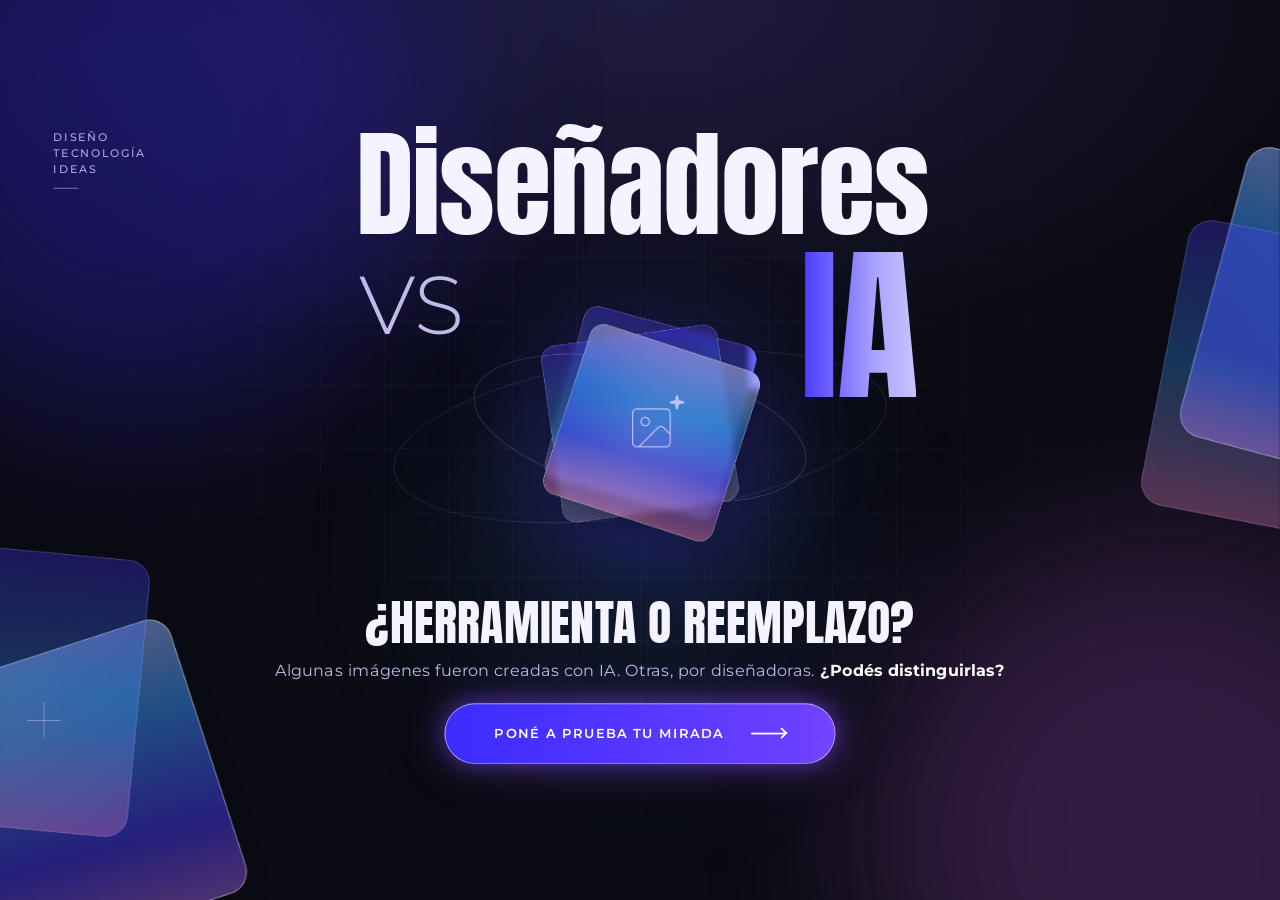
<file: index.html>
<!DOCTYPE html>
<html lang="es">

<head>
    <meta charset="UTF-8">
    <meta name="viewport" content="width=device-width, initial-scale=1.0">

    <title>Diseñadores vs IA</title>

    <!-- TIPOGRAFÍAS -->
    <link rel="preconnect" href="https://fonts.googleapis.com">
    <link rel="preconnect" href="https://fonts.gstatic.com" crossorigin>
    <link
        href="https://fonts.googleapis.com/css2?family=Anton&family=Montserrat:wght@300;400;500;600;700&display=swap"
        rel="stylesheet"
    >

    <!-- CSS -->
    <link rel="stylesheet" href="comun.css">
    <link rel="stylesheet" href="style.css">
</head>

<body data-pagina="inicio">

    <!-- DECORACIONES PEGADAS A LOS BORDES DE LA PANTALLA (con parallax) -->
    <div class="decos-pantalla" aria-hidden="true">
        <div class="capa-parallax deco-der-capa" data-profundidad="-18">
            <img class="deco-derecha" src="imagenes/Deco de la derecha.png" alt="">
        </div>
        <div class="capa-parallax deco-izq-capa" data-profundidad="-26">
            <img class="deco-izquierda" src="imagenes/Deco de la izquierda.png" alt="">
        </div>
    </div>

    <main class="portada escenario">

        <!-- DECORACIÓN SUPERIOR IZQUIERDA -->
        <div class="decoracion-superior anim" data-anim="baja" style="--d:.1s">
            <span>DISEÑO</span>
            <span>TECNOLOGÍA</span>
            <span>IDEAS</span>
            <div class="linea-decorativa"></div>
        </div>

        <!-- TÍTULO -->
        <h1 class="titulo-imagenes" data-letras>Diseñadores</h1>

        <div class="titulo-con anim" data-anim="izq" style="--d:.55s">VS</div>

        <div class="titulo-ia anim" data-anim="zoom" style="--d:.7s">IA</div>

        <!-- IMAGEN PRINCIPAL -->
        <div class="capa-parallax capa-principal" data-profundidad="14">
            <div class="orbita" aria-hidden="true">
                <span></span>
            </div>
            <img
                class="imagen-principal anim"
                data-anim="desenfoque"
                style="--d:.45s"
                src="imagenes/Imagen principal.png"
                alt=""
            >
        </div>

        <!-- PREGUNTA -->
        <section class="recorte">
            <h2 class="anim" data-anim="mascara" style="--d:.95s">¿HERRAMIENTA O REEMPLAZO?</h2>
        </section>

        <!-- TEXTO -->
        <p class="intro-trivia anim" data-anim="sube" style="--d:1.1s">
            Algunas imágenes fueron creadas con IA. Otras, por diseñadoras.
            <strong>¿Podés distinguirlas?</strong>
        </p>

        <!-- BOTÓN -->
        <div class="cta-zona anim" data-anim="sube" style="--d:1.25s">
            <button
                type="button"
                class="boton-trivia"
                id="boton-trivia"
               
                aria-label="Poné a prueba tu mirada"
            >
                <span class="texto-boton">PONÉ A PRUEBA TU MIRADA</span>
                <span class="flecha" aria-hidden="true">
                    <span class="flecha-linea"></span>
                    <span class="flecha-punta"></span>
                </span>
            </button>
        </div>

    </main>

    <script src="comun.js"></script>

    <script>
        document.addEventListener("DOMContentLoaded", () => {

            /* BOTÓN → TRIVIA */
            const boton = document.getElementById("boton-trivia");
            boton.addEventListener("click", () => irA("trivia.html"));

            /* MINI TUTORIAL: si en 5 s nadie hace click, se muestra */
            setTimeout(() => {
                Tutorial.mostrar("inicio", [
                    {
                        el: "#boton-trivia",
                        texto: "Hacé <strong>click en el botón</strong> para empezar. Vas a jugar una <strong>trivia de 3 preguntas</strong>.",
                        gesto: "click",
                        pos: "arriba",
                        radio: 50,
                        margen: 14
                    }
                ]);
            }, 5000);
        });
    </script>

</body>
</html>
</file>
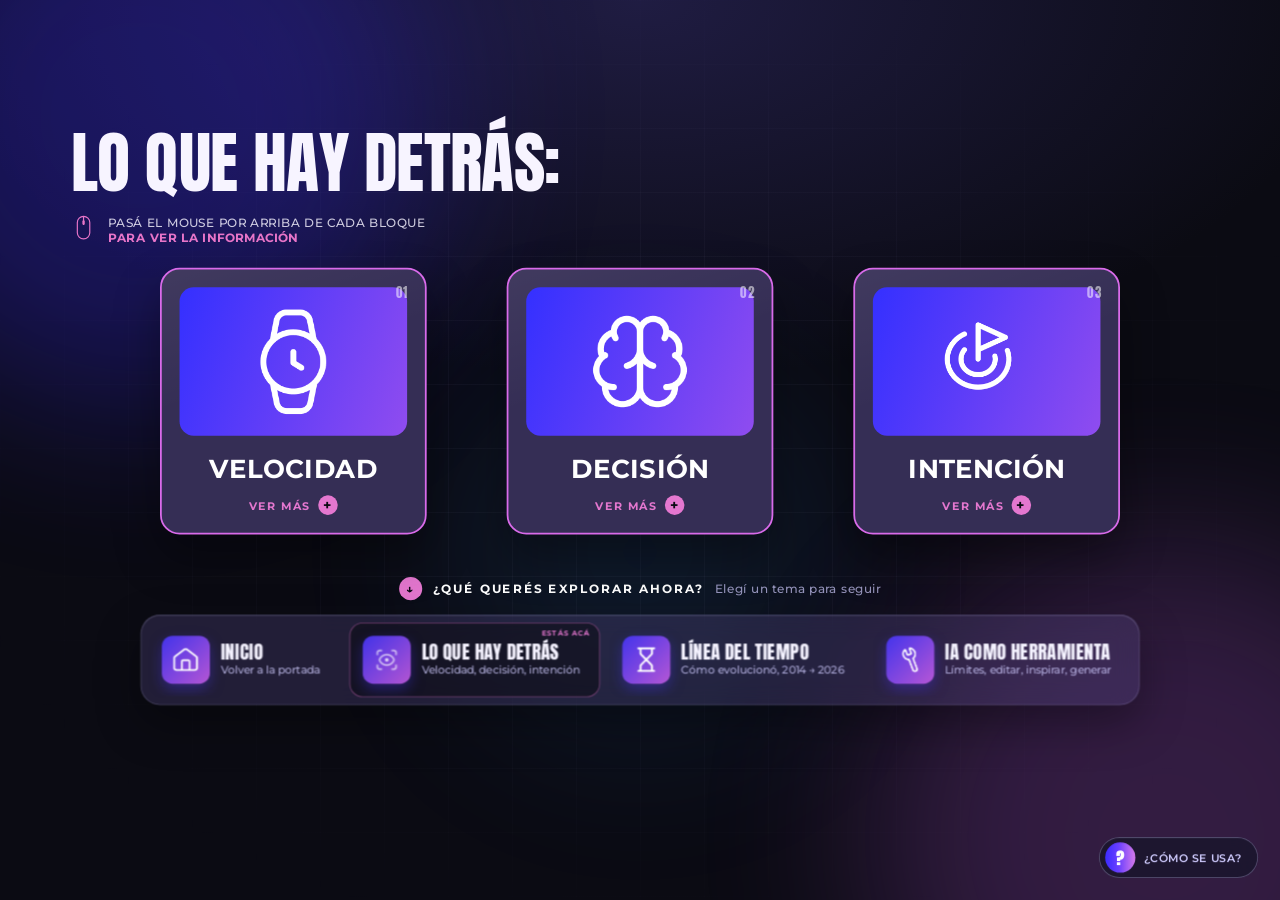
<file: conclusion.html>
<!DOCTYPE html>
<html lang="es">

<head>
    <meta charset="UTF-8">
    <meta name="viewport" content="width=device-width, initial-scale=1.0">

    <title>Conclusión — Lo que hay detrás</title>

    <!-- TIPOGRAFÍAS -->
    <link rel="preconnect" href="https://fonts.googleapis.com">
    <link rel="preconnect" href="https://fonts.gstatic.com" crossorigin>
    <link
        href="https://fonts.googleapis.com/css2?family=Anton&family=Montserrat:wght@300;400;500;600;700&display=swap"
        rel="stylesheet"
    >

    <!-- CSS -->
    <link rel="stylesheet" href="comun.css">
    <link rel="stylesheet" href="conclusion.css">
</head>

<body>

<main class="conclusion escenario">


    <!-- =========================================
         TÍTULO
    ========================================== -->

    <h1 class="titulo-conclusion" data-letras>LO QUE HAY DETRÁS:</h1>



    <!-- =========================================
         INDICACIÓN DE INTERACCIÓN
    ========================================== -->

    <div class="indicacion-hover anim" data-anim="sube" style="--d:.6s" aria-hidden="true">
        <svg class="icono-mouse" viewBox="0 0 64 80" xmlns="http://www.w3.org/2000/svg">
            <rect x="16" y="5" width="32" height="58" rx="16" fill="none" stroke="#E875C9" stroke-width="3"/>
            <line x1="32" y1="5" x2="32" y2="27" stroke="#E875C9" stroke-width="3"/>
            <rect x="29" y="15" width="6" height="12" rx="3" fill="#E875C9"/>
        </svg>
        <span>
            PASÁ EL MOUSE POR ARRIBA DE CADA BLOQUE
            <strong>PARA VER LA INFORMACIÓN</strong>
        </span>
    </div>


    <!-- =========================================
         CONTENEDOR DE LAS 3 TARJETAS
    ========================================== -->

    <section class="tarjetas" id="tarjetas">


        <!-- ============ VELOCIDAD ============ -->

        <article class="bloque bloque-velocidad" tabindex="0" style="--k:0">

            <div class="cuadrado-icono">
                <span class="numero">01</span>
                <div class="fondo-icono">
                    <img src="imagenes/icono conclusion reloj.png" alt="Velocidad">
                </div>
                <h2>VELOCIDAD</h2>
                <span class="ver-mas">VER MÁS <i>+</i></span>
            </div>

            <div class="desplegable">
                <div class="imagen-desplegable">
                    <img src="imagenes/conclusion velocidad 1 web.jpg" alt="Generación de imágenes con inteligencia artificial">
                    <span class="imagen-titulo">01 · VELOCIDAD</span>
                </div>

                <div class="contenido-texto columnas-2">
                    <div class="dato">
                        <span class="dato-icono">⚡</span>
                        <strong>Imágenes en pocos segundos</strong>
                        <p>y con resultados cada vez más realistas.</p>
                    </div>
                    <div class="dato">
                        <span class="dato-icono">⟳</span>
                        <strong>Aprende de imágenes existentes</strong>
                        <p>por eso puede repetir estilos, recursos y composiciones.</p>
                    </div>
                </div>
            </div>

        </article>


        <!-- ============ DECISIÓN ============ -->

        <article class="bloque bloque-decision" tabindex="0" style="--k:1">

            <div class="cuadrado-icono">
                <span class="numero">02</span>
                <div class="fondo-icono">
                    <img src="imagenes/icono conclusion3.png" alt="Decisión">
                </div>
                <h2>DECISIÓN</h2>
                <span class="ver-mas">VER MÁS <i>+</i></span>
            </div>

            <div class="desplegable">
                <div class="imagen-desplegable">
                    <img src="imagenes/conclusion decisicion.png" alt="Diseñador tomando decisiones">
                    <span class="imagen-titulo">02 · DECISIÓN</span>
                </div>

                <div class="contenido-texto">
                    <div class="dato">
                        <span class="dato-icono">◉</span>
                        <strong>El ojo crítico</strong>
                        <p>La IA propone ideas; el diseñador observa, cuestiona y decide.</p>
                    </div>
                    <div class="dato">
                        <span class="dato-icono">≡</span>
                        <strong>Riesgo de monotonía</strong>
                        <p>Usarla como reemplazo total genera diseños demasiado similares.</p>
                    </div>
                    <div class="dato">
                        <span class="dato-icono">✎</span>
                        <strong>El toque humano</strong>
                        <p>La diferencia depende de la intuición y el criterio creativo.</p>
                    </div>
                </div>
            </div>

        </article>


        <!-- ============ INTENCIÓN ============ -->

        <article class="bloque bloque-intencion" tabindex="0" style="--k:2">

            <div class="cuadrado-icono">
                <span class="numero">03</span>
                <div class="fondo-icono">
                    <img src="imagenes/icono conclusion.png" alt="Intención">
                </div>
                <h2>INTENCIÓN</h2>
                <span class="ver-mas">VER MÁS <i>+</i></span>
            </div>

            <div class="desplegable">
                <div class="imagen-desplegable">
                    <img src="imagenes/conclusion intencion web.jpg" alt="Proceso creativo y diseño">
                    <span class="imagen-titulo">03 · INTENCIÓN</span>
                </div>

                <div class="contenido-texto">
                    <div class="dato">
                        <span class="dato-icono">?</span>
                        <strong>Reconocerla no alcanza</strong>
                        <p>También importa comprender qué hay detrás del proceso creativo.</p>
                    </div>
                    <div class="dato">
                        <span class="dato-icono">➜</span>
                        <strong>El diseñador aporta intención</strong>
                        <p>Define qué quiere comunicar y hacia dónde llevar la propuesta.</p>
                    </div>
                    <div class="dato">
                        <span class="dato-icono">◎</span>
                        <strong>Criterio y mirada propia</strong>
                        <p>Toma decisiones que la IA por sí sola no puede definir.</p>
                    </div>
                </div>
            </div>

        </article>

    </section>


    <!-- =========================================
         MENÚ PRINCIPAL — DEBAJO DE LOS ÍCONOS
         (corrección: antes pasaba desapercibido arriba)
    ========================================== -->

    <section class="zona-menu anim" data-anim="sube" style="--d:1s">

        <p class="zona-menu-titulo">
            <span class="flecha-menu" aria-hidden="true">↓</span>
            ¿QUÉ QUERÉS EXPLORAR AHORA? <em>Elegí un tema para seguir</em>
        </p>

        <nav class="nav-principal" data-actual="conclusion" id="menu-principal"></nav>

    </section>

</main>

<script src="comun.js"></script>

<script>
    document.addEventListener("DOMContentLoaded", () => {

        /* BLOQUES: hover con mouse + click/tecla para fijar (pantallas táctiles) */
        const tarjetas = document.getElementById("tarjetas");
        const bloques = document.querySelectorAll(".bloque");

        bloques.forEach((b) => {
            b.addEventListener("mouseenter", () => activar(b));
            b.addEventListener("mouseleave", () => desactivar());
            b.addEventListener("click", () => {
                b.classList.contains("abierto") ? desactivar() : activar(b);
            });
            b.addEventListener("keydown", (e) => {
                if (e.key === "Enter" || e.key === " ") {
                    e.preventDefault();
                    b.classList.contains("abierto") ? desactivar() : activar(b);
                }
                if (e.key === "Escape") desactivar();
            });
        });

        function activar(b) {
            bloques.forEach((x) => x.classList.toggle("abierto", x === b));
            tarjetas.classList.add("hay-abierto");
            document.body.classList.add("detalle-abierto");
        }

        function desactivar() {
            bloques.forEach((x) => x.classList.remove("abierto"));
            tarjetas.classList.remove("hay-abierto");
            document.body.classList.remove("detalle-abierto");
        }

        /* MINI TUTORIAL */
        const pasos = [
            {
                el: "#tarjetas",
                texto: "<strong>Pasá el mouse por arriba de cada bloque</strong> para ver la información y las imágenes.",
                gesto: "hover",
                pos: "abajo",
                margen: 14
            },
            {
                el: "#menu-principal",
                texto: "Cuando termines, <strong>elegí un tema de este menú</strong> para seguir explorando: la IA como herramienta o la línea del tiempo.",
                gesto: "click",
                pos: "arriba",
                margen: 10
            }
        ];

        document.addEventListener("pagina-lista", () => {
            setTimeout(() => Tutorial.mostrar("conclusion", pasos), 1600);
        });

        botonAyuda(() => Tutorial.mostrar("conclusion", pasos, true));
    });
</script>

</body>

</html>
</file>
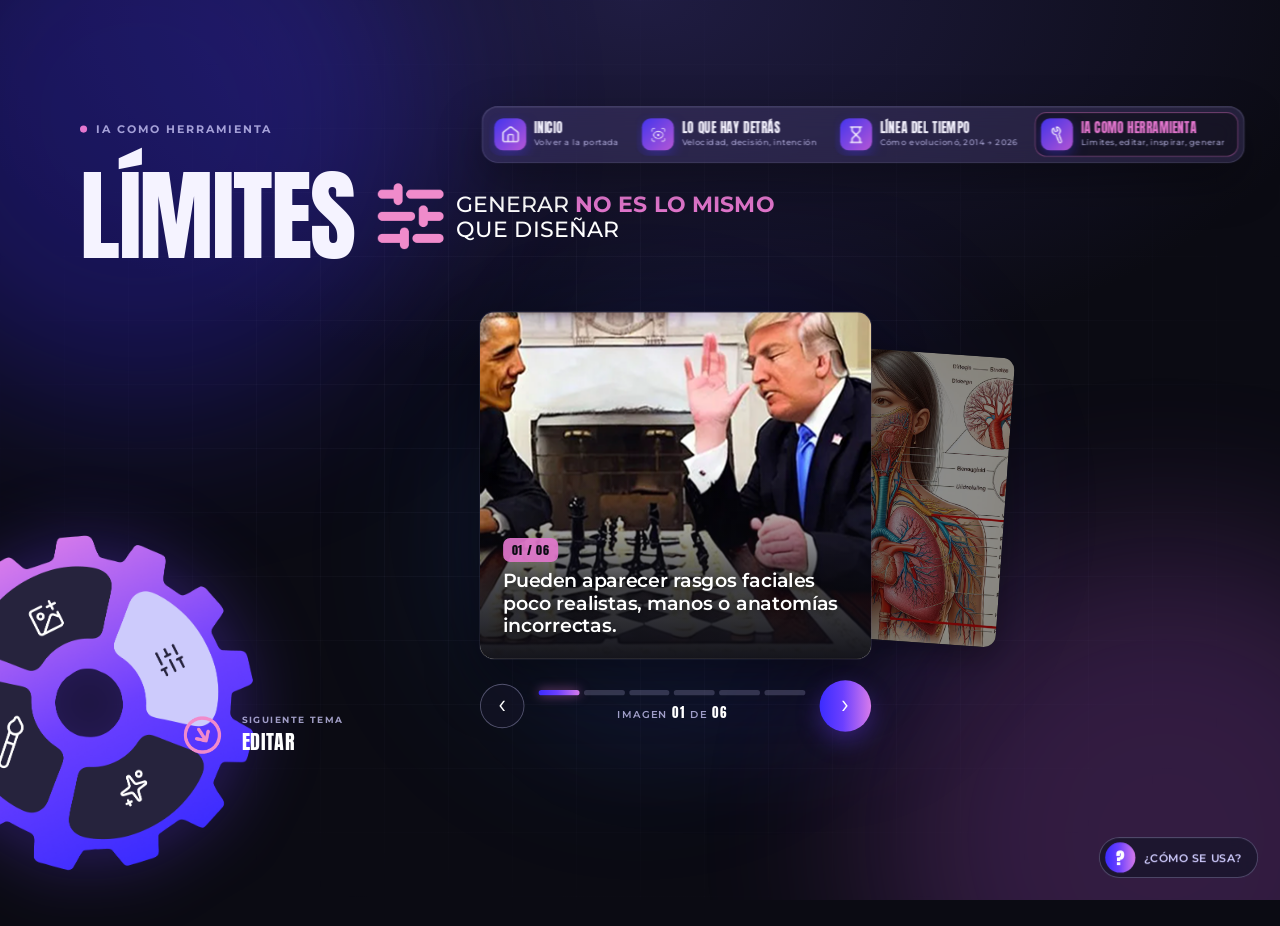
<file: nucleo.html>
<!DOCTYPE html>
<html lang="es">

<head>
    <meta charset="UTF-8">
    <meta name="viewport" content="width=device-width, initial-scale=1.0">

    <title>IA como herramienta</title>

    <!-- TIPOGRAFÍAS -->
    <link rel="preconnect" href="https://fonts.googleapis.com">
    <link rel="preconnect" href="https://fonts.gstatic.com" crossorigin>
    <link
        href="https://fonts.googleapis.com/css2?family=Anton&family=Montserrat:wght@300;400;500;600;700&display=swap"
        rel="stylesheet"
    >

    <!-- CSS -->
    <link rel="stylesheet" href="comun.css">
    <link rel="stylesheet" href="nucleo.css">
</head>

<body>

<main class="nucleo escenario seccion-limites" id="nucleo">

    <!-- BRILLO DE FONDO -->
    <div class="brillo-fondo"></div>


    <!-- ==================================================
         BARRA SUPERIOR: dónde estoy + menú con etiquetas
    =================================================== -->

    <div class="miga anim" data-anim="baja" style="--d:0s">
        <span class="miga-punto"></span> IA COMO HERRAMIENTA
    </div>

    <nav class="nav-principal compacta anim" data-anim="baja" style="--d:.1s" data-actual="nucleo" id="menu-principal"></nav>


    <!-- ==================================================
         TÍTULO + CONCEPTO DE LA SECCIÓN
    =================================================== -->

    <div class="cabecera anim" data-anim="izq" style="--d:.2s">

        <h1 id="titulo-seccion" class="titulo-seccion">LÍMITES</h1>

        <div class="concepto-seccion" id="concepto">
            <img id="icono-frase" class="icono-frase" src="imagenes/limite descripcion.png" alt="">
            <p id="frase" class="frase">
                GENERAR <span>NO ES LO MISMO</span><br>QUE DISEÑAR
            </p>
        </div>

    </div>


    <!-- ==================================================
         RUEDA / TUERCA (gira al cambiar de tema)
    =================================================== -->

    <div class="rueda" id="rueda">
        <img id="rueda-imagen" src="imagenes/tuerca límites.png" alt="">
    </div>

    <button id="flecha-rueda" class="flecha-rueda" type="button" aria-label="Siguiente tema">
        <img src="imagenes/flecha para abajo nucleo.png" alt="">
        <span class="flecha-rueda-texto">
            <small>SIGUIENTE TEMA</small>
            <b id="siguiente-tema">EDITAR</b>
        </span>
    </button>


    <!-- ==================================================
         CARRUSEL
    =================================================== -->

    <section class="card-principal" id="carrusel" aria-live="polite">

        <div class="imagen-preview-contenedor" id="preview-contenedor">
            <img id="imagen-preview" class="imagen-preview" src="" alt="">
        </div>

        <div class="imagen-card-contenedor" id="card-contenedor">
            <img id="imagen-card" class="imagen-card" src="imagenes/nucleo limites 1.png" alt="">
            <div class="texto-sobre-imagen">
                <span class="texto-numero" id="texto-numero">01</span>
                <p id="texto-card" class="texto-card"></p>
            </div>
        </div>

    </section>


    <!-- CONTROLES DEL CARRUSEL — indicador de cantidad DEBAJO del carrusel
         (corrección: antes estaba debajo de la flecha y confundía) -->

    <div class="controles anim" data-anim="sube" style="--d:.6s" id="controles">

        <button class="control-flecha" id="anterior" type="button" aria-label="Imagen anterior">
            <span>‹</span>
        </button>

        <div class="indicador">
            <div class="indicador-segmentos" id="segmentos"></div>
            <div class="indicador-texto">
                IMAGEN <b id="num-actual">01</b> DE <b id="num-total">06</b>
            </div>
        </div>

        <button class="control-flecha principal" id="flecha-card" type="button" aria-label="Siguiente imagen">
            <span>›</span>
        </button>

    </div>



</main>

<script src="comun.js"></script>
<script src="nucleo.js"></script>

</body>

</html>
</file>
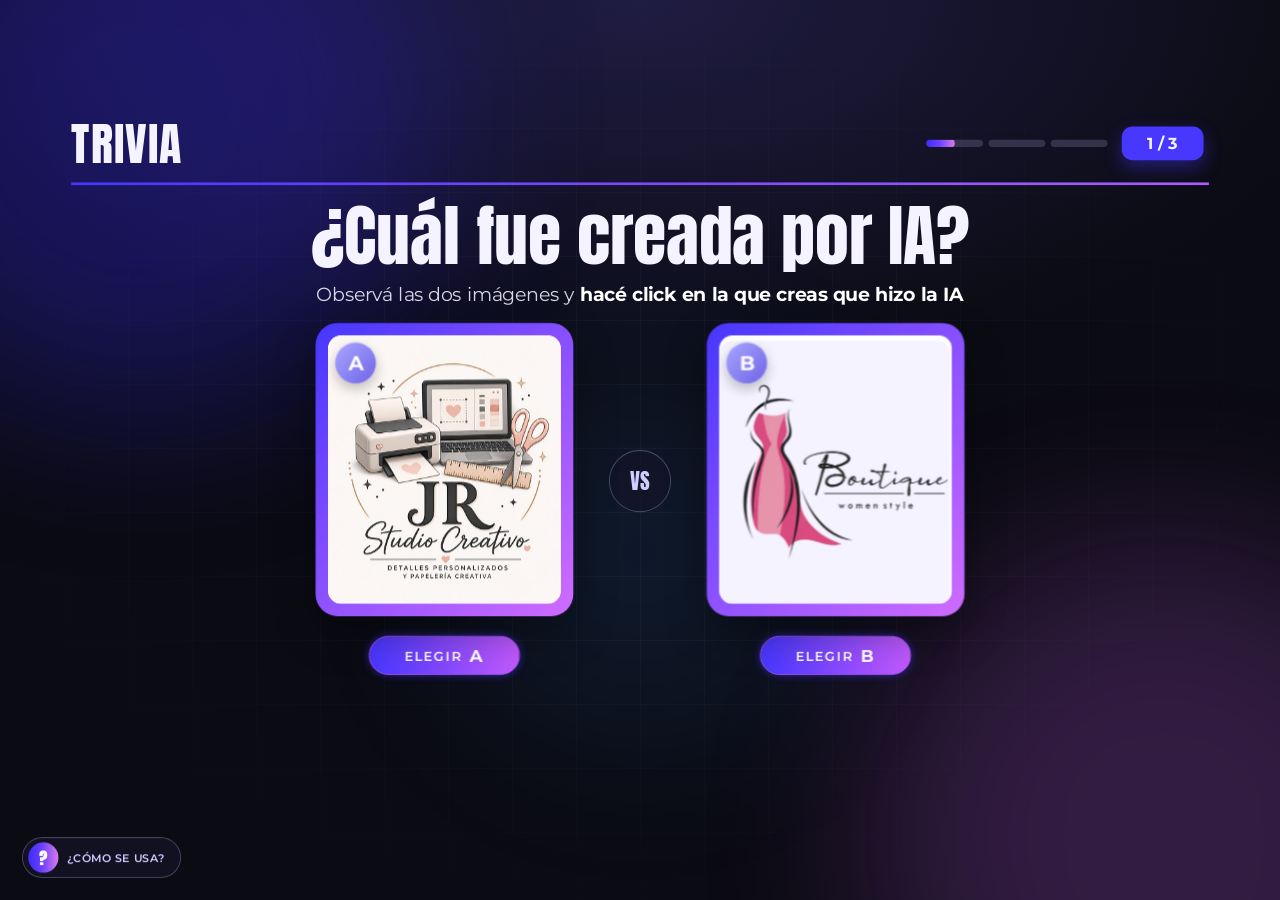
<file: trivia.html>
<!DOCTYPE html>
<html lang="es">

<head>
    <meta charset="UTF-8">
    <meta name="viewport" content="width=device-width, initial-scale=1.0">

    <title>Trivia — ¿Cuál fue creada por IA?</title>

    <!-- TIPOGRAFÍAS -->
    <link rel="preconnect" href="https://fonts.googleapis.com">
    <link rel="preconnect" href="https://fonts.gstatic.com" crossorigin>
    <link
        href="https://fonts.googleapis.com/css2?family=Anton&family=Montserrat:wght@300;400;500;600;700&display=swap"
        rel="stylesheet"
    >

    <!-- CSS -->
    <link rel="stylesheet" href="comun.css">
    <link rel="stylesheet" href="trivia.css">
</head>

<body>

    <!-- TINTE DE FONDO SEGÚN RESPUESTA (verde / rojo) -->
    <div class="tinte" id="tinte" aria-hidden="true"></div>

    <main class="trivia escenario" id="trivia">

        <!-- =====================================================
             ENCABEZADO
        ====================================================== -->

        <header class="trivia-header anim" data-anim="baja" style="--d:0s">

            <h1>TRIVIA</h1>

            <div class="progreso" id="progreso" aria-label="Progreso de la trivia">
                <div class="progreso-barras">
                    <span></span><span></span><span></span>
                </div>
                <div class="contador" id="contador">1 / 3</div>
            </div>

        </header>

        <div class="linea anim" data-anim="mascara" style="--d:.1s"></div>


        <!-- =====================================================
             PREGUNTA
        ====================================================== -->

        <section class="pregunta" id="pregunta">

            <h2 id="titulo-pregunta" class="titulo-pregunta">¿Cuál fue creada por IA?</h2>

            <p id="bajada" class="bajada">
                Observá las dos imágenes y <strong>hacé click en la que creas que hizo la IA</strong>
            </p>

        </section>


        <!-- =====================================================
             OPCIONES  A / B
        ====================================================== -->

        <section class="opciones" id="opciones">

            <button class="opcion" data-letra="A" type="button" aria-label="Elegir imagen A">
                <div class="tarjeta-imagen">
                    <span class="letra">A</span>
                    <img src="imagenes/imagen A pantalla1 trivia.png" alt="Imagen A">
                    <span class="sello" aria-hidden="true"></span>
                </div>
                <span class="boton-opcion">ELEGIR <b>A</b></span>
                <span class="etiqueta-resultado"></span>
            </button>

            <div class="vs" aria-hidden="true">VS</div>

            <button class="opcion" data-letra="B" type="button" aria-label="Elegir imagen B">
                <div class="tarjeta-imagen">
                    <span class="letra">B</span>
                    <img src="imagenes/imagen trivia 1b.png" alt="Imagen B">
                    <span class="sello" aria-hidden="true"></span>
                </div>
                <span class="boton-opcion">ELEGIR <b>B</b></span>
                <span class="etiqueta-resultado"></span>
            </button>

        </section>


        <!-- =====================================================
             INFORMACIÓN DEL DISEÑADOR (aparece al responder)
        ====================================================== -->

        <aside class="info-disenador" id="info-disenador" aria-live="polite">
            <div class="info-icono" aria-hidden="true">
                <svg viewBox="0 0 24 24" width="26" height="26" fill="none" stroke="currentColor" stroke-width="2" stroke-linecap="round" stroke-linejoin="round"><path d="M12 19l7-7 3 3-7 7-3-3z"/><path d="M18 13l-1.5-7.5L2 2l3.5 14.5L13 18l5-5z"/><path d="M2 2l7.586 7.586"/><circle cx="11" cy="11" r="2"/></svg>
            </div>
            <div>
                <span class="info-titulo">LA IMAGEN HECHA POR PERSONAS</span>
                <p id="info-texto"></p>
            </div>
        </aside>


        <!-- =====================================================
             BOTÓN SIGUIENTE (reemplaza la flecha confusa)
        ====================================================== -->

        <button class="boton-pildora boton-siguiente" id="boton-siguiente" type="button">
            <span id="texto-siguiente">SIGUIENTE PREGUNTA</span>
            <span class="flechita">→</span>
        </button>


        <!-- =====================================================
             RESULTADO FINAL
        ====================================================== -->

        <section class="final" id="final" aria-live="polite">

            <div class="final-grafico">
                <svg viewBox="0 0 220 220" class="aro">
                    <defs>
                        <linearGradient id="grad-aro" x1="0" x2="1" y1="0" y2="1">
                            <stop offset="0" stop-color="#4737FF"/>
                            <stop offset=".55" stop-color="#ACA5FF"/>
                            <stop offset="1" stop-color="#F08BCB"/>
                        </linearGradient>
                    </defs>
                    <circle cx="110" cy="110" r="92" class="aro-fondo"/>
                    <circle cx="110" cy="110" r="92" class="aro-valor" id="aro-valor"/>
                </svg>
                <div class="final-numero"><span id="puntaje">0</span><small>/3</small></div>
            </div>

            <div class="final-textos">
                <span class="final-etiqueta">TU RESULTADO</span>
                <h2 id="final-titulo">¡Buen ojo!</h2>
                <p id="final-texto"></p>

                <ul class="final-resumen" id="final-resumen"></ul>

                <button class="boton-pildora" id="boton-conclusion" type="button">
                    VER LO QUE HAY DETRÁS <span class="flechita">→</span>
                </button>
            </div>

        </section>

    </main>

    <script src="comun.js"></script>
    <script src="trivia.js"></script>

</body>

</html>
</file>
<file: comun.css>
/* =========================================================
   COMÚN — SISTEMA COMPARTIDO POR TODAS LAS PANTALLAS
   · Escenario 16:9 (1440 × 810) que se escala a cualquier
     pantalla (1920×1080, notebooks Lenovo 1366/1536/1920)
   · Fondo ambiente animado que ocupa TODA la pantalla
     (evita las bandas negras a los costados)
   · Transición entre páginas, cursor, menú con etiquetas,
     mini tutoriales y modo muestra (vuelve al inicio solo)
========================================================= */

:root {
    --violeta: #4737FF;
    --violeta-2: #6B3FFF;
    --lila: #ACA5FF;
    --lila-claro: #D1CDFF;
    --rosa: #E477CF;
    --rosa-2: #F08BCB;
    --naranja: #F75C03;
    --fondo: #0B0B13;
    --fondo-2: #151428;
    --texto: #F5F3FF;

    --degradado: linear-gradient(90deg, #3B2CFF 0%, #6B3FFF 45%, #D77BEB 100%);
    --ease-out: cubic-bezier(.22, 1, .36, 1);
    --ease-expo: cubic-bezier(.16, 1, .3, 1);

    --fuente-titulo: "Anton", "Impact", "Haettenschweiler", "Arial Narrow Bold", sans-serif;
    --fuente-texto: "Montserrat", "Segoe UI", "Helvetica Neue", Arial, sans-serif;

    --escala: 1;
}

*,
*::before,
*::after {
    box-sizing: border-box;
}

html,
body {
    width: 100%;
    height: 100%;
    margin: 0;
    padding: 0;
    overflow: hidden;
    background: var(--fondo);
    color: var(--texto);
    font-family: var(--fuente-texto);
    -webkit-font-smoothing: antialiased;
    user-select: none;
    -webkit-user-select: none;
}

img {
    -webkit-user-drag: none;
    user-select: none;
}

button {
    font-family: inherit;
}


/* =========================================================
   ESCENARIO 16:9
========================================================= */

.escenario {
    position: absolute !important;
    left: 50% !important;
    top: 50% !important;
    width: 1440px !important;
    height: 810px !important;
    min-height: 0 !important;
    max-width: none !important;
    margin: 0 !important;
    transform: translate(-50%, -50%) scale(var(--escala)) !important;
    transform-origin: center center !important;
    overflow: visible;
    background: transparent !important;
    z-index: 2;
}


/* =========================================================
   FONDO AMBIENTE (pantalla completa, sin bandas)
========================================================= */

.fondo-ambiente {
    position: fixed;
    inset: 0;
    z-index: 0;
    overflow: hidden;
    pointer-events: none;
    background:
        radial-gradient(ellipse 80% 60% at 50% 0%, rgba(48, 42, 105, .55), transparent 70%),
        var(--fondo);
}

.fondo-ambiente .mancha {
    position: absolute;
    width: 46vmax;
    height: 46vmax;
    border-radius: 50%;
    filter: blur(90px);
    opacity: .30;
    will-change: transform;
}

.fondo-ambiente .mancha-1 {
    left: -12vmax;
    top: -14vmax;
    background: #3B2CFF;
    animation: none; /* estático */
}

.fondo-ambiente .mancha-2 {
    right: -14vmax;
    bottom: -18vmax;
    background: #C25BE8;
    opacity: .22;
    animation: none; /* estático */
}

.fondo-ambiente .mancha-3 {
    left: 35%;
    top: 40%;
    width: 30vmax;
    height: 30vmax;
    background: #359BFF;
    opacity: .10;
    animation: none; /* estático */
}

@keyframes flotar-1 {
    to { transform: translate(18vw, 12vh) scale(1.15); }
}

@keyframes flotar-2 {
    to { transform: translate(-16vw, -10vh) scale(1.1); }
}

@keyframes flotar-3 {
    to { transform: translate(-20vw, 8vh) scale(.85); }
}

/* Grilla sutil tipo "plano de diseño" */
.fondo-ambiente .grilla {
    position: absolute;
    inset: 0;
    background-image:
        linear-gradient(rgba(209, 205, 255, .035) 1px, transparent 1px),
        linear-gradient(90deg, rgba(209, 205, 255, .035) 1px, transparent 1px);
    background-size: 64px 64px;
    mask-image: radial-gradient(ellipse at center, #000 30%, transparent 80%);
    -webkit-mask-image: radial-gradient(ellipse at center, #000 30%, transparent 80%);
}

/* Grano de película */
.fondo-ambiente .grano {
    display: none;
    position: absolute;
    inset: -50%;
    opacity: .06;
    background-image: url("data:image/svg+xml;utf8,<svg xmlns='http://www.w3.org/2000/svg' width='160' height='160'><filter id='n'><feTurbulence type='fractalNoise' baseFrequency='.9' numOctaves='2' stitchTiles='stitch'/></filter><rect width='100%' height='100%' filter='url(%23n)'/></svg>");
    animation: none; /* estático */
}

@keyframes grano {
    0% { transform: translate(0, 0); }
    20% { transform: translate(-3%, 2%); }
    40% { transform: translate(2%, -3%); }
    60% { transform: translate(-2%, -1%); }
    80% { transform: translate(3%, 3%); }
    100% { transform: translate(0, 0); }
}


/* =========================================================
   CORTINA DE TRANSICIÓN ENTRE PÁGINAS
========================================================= */

.cortina {
    position: fixed;
    inset: 0;
    z-index: 10000;
    pointer-events: none;
    display: grid;
    grid-template-columns: repeat(5, 1fr);
}

.cortina span {
    display: block;
    height: 100%;
    background: linear-gradient(180deg, #1a1640, #0B0B13);
    transform: scaleY(1);
    transform-origin: top;
    transition: transform .55s var(--ease-expo);
}

.cortina span:nth-child(odd) {
    background: linear-gradient(180deg, #241d5e, #0f0e1e);
}

.cortina span:nth-child(1) { transition-delay: 0s; }
.cortina span:nth-child(2) { transition-delay: .05s; }
.cortina span:nth-child(3) { transition-delay: .1s; }
.cortina span:nth-child(4) { transition-delay: .15s; }
.cortina span:nth-child(5) { transition-delay: .2s; }

body.pagina-lista .cortina span {
    transform: scaleY(0);
    transform-origin: bottom;
}

body.saliendo .cortina span {
    transform: scaleY(1);
    transform-origin: top;
}

.cortina-marca {
    position: fixed;
    left: 50%;
    top: 50%;
    z-index: 10001;
    transform: translate(-50%, -50%);
    font-family: var(--fuente-titulo);
    font-size: 64px;
    letter-spacing: .02em;
    background: var(--degradado);
    -webkit-background-clip: text;
    background-clip: text;
    -webkit-text-fill-color: transparent;
    opacity: 0;
    pointer-events: none;
    transition: opacity .25s ease;
}

body.saliendo .cortina-marca {
    opacity: 1;
    transition-delay: .3s;
}


/* =========================================================
   ANIMACIONES DE ENTRADA REUTILIZABLES
   Uso: class="anim" data-anim="sube" style="--d:.2s"
========================================================= */

.anim {
    opacity: 0;
    transition:
        opacity .8s var(--ease-out),
        transform .9s var(--ease-expo),
        filter .8s var(--ease-out),
        clip-path 1s var(--ease-expo);
    transition-delay: calc(var(--d, 0s) + .35s);
}

.anim[data-anim="sube"] { transform: translateY(40px); }
.anim[data-anim="baja"] { transform: translateY(-30px); }
.anim[data-anim="izq"] { transform: translateX(-50px); }
.anim[data-anim="der"] { transform: translateX(50px); }
.anim[data-anim="zoom"] { transform: scale(.85); filter: blur(8px); }
.anim[data-anim="desenfoque"] { filter: blur(14px); transform: scale(1.04); }
.anim[data-anim="mascara"] { clip-path: inset(-20% 100% -20% 0); opacity: 1; }

body.pagina-lista .anim {
    opacity: 1;
    transform: none;
    filter: none;
}

body.pagina-lista .anim[data-anim="mascara"] {
    clip-path: inset(-20% -5% -20% 0);
}

/* Las clases que el usuario ya transformaba se respetan */
body.pagina-lista .anim.mantener-transform {
    transform: var(--t-final, none);
}

/* Texto palabra por palabra / letra por letra */
.letras {
    display: inline-block;
}

.letras .l {
    display: inline-block;
    opacity: 0;
    transform: translateY(.6em) rotate(6deg);
    filter: blur(6px);
    transition:
        opacity .6s var(--ease-out),
        transform .8s var(--ease-expo),
        filter .6s var(--ease-out);
    transition-delay: calc(var(--d, 0s) + var(--i) * 0.035s + .35s);
}

body.pagina-lista .letras .l {
    opacity: 1;
    transform: none;
    filter: none;
}


/* =========================================================
   CURSOR PERSONALIZADO
========================================================= */

.cursor-punto,
.cursor-aro {
    position: fixed;
    left: 0;
    top: 0;
    z-index: 20000;
    pointer-events: none;
    border-radius: 50%;
    transform: translate(-50%, -50%);
    opacity: 0;
    transition: opacity .3s ease;
}

.cursor-punto {
    width: 8px;
    height: 8px;
    background: #fff;
    mix-blend-mode: difference;
}

.cursor-aro {
    width: 38px;
    height: 38px;
    border: 1.5px solid rgba(228, 119, 207, .75);
    transition:
        opacity .3s ease,
        width .35s var(--ease-out),
        height .35s var(--ease-out),
        background .35s ease,
        border-color .35s ease;
}

body.cursor-activo .cursor-punto,
body.cursor-activo .cursor-aro {
    opacity: 1;
}

body.cursor-sobre .cursor-aro {
    width: 64px;
    height: 64px;
    background: rgba(228, 119, 207, .12);
    border-color: rgba(228, 119, 207, 1);
}

body.cursor-presion .cursor-aro {
    width: 28px;
    height: 28px;
}


/* =========================================================
   MENÚ PRINCIPAL CON ETIQUETAS (corrección: más visible,
   cada ícono dice a qué contenido lleva)
========================================================= */

.nav-principal {
    display: flex;
    align-items: stretch;
    gap: 10px;
    padding: 8px;
    border-radius: 22px;
    background: rgba(99, 83, 150, .28);
    border: 1px solid rgba(209, 205, 255, .22);
    backdrop-filter: blur(14px);
    -webkit-backdrop-filter: blur(14px);
    box-shadow:
        0 20px 50px rgba(0, 0, 0, .35),
        inset 0 1px 0 rgba(255, 255, 255, .08);
    z-index: 200;
}

.nav-boton {
    position: relative;
    display: flex;
    align-items: center;
    gap: 12px;
    min-width: 0;
    padding: 10px 18px 10px 12px;
    border: 1px solid transparent;
    border-radius: 15px;
    background: transparent;
    color: var(--texto);
    cursor: pointer;
    text-align: left;
    text-decoration: none;
    overflow: hidden;
    transition:
        background .35s var(--ease-out),
        border-color .35s var(--ease-out),
        transform .35s var(--ease-out);
}

.nav-boton::before {
    content: "";
    position: absolute;
    inset: 0;
    background: var(--degradado);
    opacity: 0;
    transition: opacity .35s var(--ease-out);
    z-index: -1;
}

.nav-boton:hover {
    border-color: rgba(228, 119, 207, .6);
    transform: translateY(-3px);
}

.nav-boton:hover::before {
    opacity: .35;
}

.nav-boton.actual {
    background: rgba(11, 11, 19, .55);
    border-color: rgba(228, 119, 207, .45);
    cursor: default;
}

.nav-boton.actual::after {
    content: "ESTÁS ACÁ";
    position: absolute;
    right: 10px;
    top: 6px;
    font-size: 8px;
    font-weight: 700;
    letter-spacing: .12em;
    color: var(--rosa);
}

.nav-icono {
    flex: 0 0 auto;
    width: 46px;
    height: 46px;
    display: grid;
    place-items: center;
    border-radius: 12px;
    background: linear-gradient(135deg, rgba(71, 55, 255, .9), rgba(198, 93, 230, .9));
    box-shadow: 0 6px 16px rgba(71, 55, 255, .35);
    transition: transform .45s var(--ease-expo);
}

.nav-boton:hover .nav-icono {
    transform: rotate(-8deg) scale(1.08);
}

.nav-icono img {
    width: 24px;
    height: 24px;
    object-fit: contain;
}

.nav-textos {
    display: flex;
    flex-direction: column;
    gap: 3px;
    white-space: nowrap;
}

.nav-titulo {
    font-family: var(--fuente-titulo);
    font-size: 19px;
    line-height: 1;
    letter-spacing: .02em;
}

.nav-desc {
    font-size: 11px;
    line-height: 1.2;
    font-weight: 500;
    color: rgba(209, 205, 255, .8);
}

/* Variante compacta (para pantallas internas) */
.nav-principal.compacta {
    gap: 4px;
    padding: 6px;
    border-radius: 18px;
}

.nav-principal.compacta .nav-boton {
    padding: 6px 14px 6px 6px;
    gap: 9px;
    border-radius: 13px;
}

.nav-principal.compacta .nav-icono {
    width: 36px;
    height: 36px;
    border-radius: 10px;
}

.nav-principal.compacta .nav-icono img {
    width: 19px;
    height: 19px;
}

.nav-principal.compacta .nav-titulo {
    font-size: 15px;
}

.nav-principal.compacta .nav-desc {
    font-size: 9.5px;
}

.nav-principal.compacta .nav-boton.actual::after {
    display: none;
}

.nav-principal.compacta .nav-boton.actual .nav-titulo {
    color: var(--rosa);
}


/* =========================================================
   MINI TUTORIAL (coach marks)
========================================================= */

.tutorial-capa {
    position: fixed;
    inset: 0;
    z-index: 15000;
    pointer-events: auto;
    opacity: 0;
    transition: opacity .45s ease;
}

.tutorial-capa.visible {
    opacity: 1;
}

.tutorial-foco {
    position: fixed;
    border-radius: 22px;
    box-shadow:
        0 0 0 9999px rgba(6, 6, 14, .78),
        0 0 0 2px rgba(228, 119, 207, .9),
        0 0 40px 6px rgba(228, 119, 207, .45);
    transition:
        left .6s var(--ease-expo),
        top .6s var(--ease-expo),
        width .6s var(--ease-expo),
        height .6s var(--ease-expo);
    pointer-events: none;
    animation: none; /* estático */
}

@keyframes foco-latido {
    50% {
        box-shadow:
            0 0 0 9999px rgba(6, 6, 14, .78),
            0 0 0 4px rgba(228, 119, 207, .7),
            0 0 60px 12px rgba(228, 119, 207, .35);
    }
}

.tutorial-globo {
    position: fixed;
    width: 340px;
    padding: 22px 24px 18px;
    border-radius: 20px;
    background: #F5F3FF;
    color: #0B0B13;
    box-shadow: 0 30px 70px rgba(0, 0, 0, .5);
    transform-origin: center;
    animation: globo-entra .55s var(--ease-expo) both;
}

@keyframes globo-entra {
    from { opacity: 0; transform: translateY(14px) scale(.94); }
}

.tutorial-paso {
    display: flex;
    align-items: center;
    gap: 8px;
    margin-bottom: 10px;
    font-size: 11px;
    font-weight: 700;
    letter-spacing: .14em;
    color: #6B3FFF;
}

.tutorial-paso .puntitos {
    display: flex;
    gap: 4px;
}

.tutorial-paso .puntitos i {
    width: 18px;
    height: 4px;
    border-radius: 4px;
    background: rgba(107, 63, 255, .2);
}

.tutorial-paso .puntitos i.on {
    background: #6B3FFF;
}

.tutorial-gesto {
    display: flex;
    align-items: center;
    gap: 14px;
}

.tutorial-gesto svg {
    flex: 0 0 auto;
    width: 46px;
    height: 46px;
}

.tutorial-texto {
    margin: 0;
    font-size: 17px;
    line-height: 1.3;
    font-weight: 500;
}

.tutorial-texto strong {
    color: #6B3FFF;
    font-weight: 700;
}

.tutorial-acciones {
    display: flex;
    justify-content: space-between;
    align-items: center;
    margin-top: 16px;
}

.tutorial-saltar {
    border: 0;
    background: none;
    color: rgba(11, 11, 19, .5);
    font-size: 12px;
    font-weight: 600;
    letter-spacing: .06em;
    cursor: pointer;
}

.tutorial-ok {
    border: 0;
    padding: 11px 20px;
    border-radius: 999px;
    background: var(--degradado);
    color: #fff;
    font-size: 13px;
    font-weight: 700;
    letter-spacing: .06em;
    cursor: pointer;
    box-shadow: 0 8px 20px rgba(107, 63, 255, .35);
    transition: transform .25s var(--ease-out);
}

.tutorial-ok:hover {
    transform: scale(1.05);
}

/* Gestos animados */
.gesto-click .dedo {
    animation: gesto-tap 1.4s ease-in-out infinite;
    transform-origin: 50% 80%;
}

.gesto-click .onda {
    animation: gesto-onda 1.4s ease-out infinite;
    transform-origin: center;
}

@keyframes gesto-tap {
    0%, 100% { transform: translateY(0); }
    40% { transform: translateY(4px) scale(.95); }
}

@keyframes gesto-onda {
    0%, 30% { opacity: 0; transform: scale(.4); }
    45% { opacity: 1; }
    100% { opacity: 0; transform: scale(1.4); }
}

.gesto-arrastrar .dedo {
    animation: gesto-drag 2s var(--ease-out) infinite;
}

@keyframes gesto-drag {
    0% { transform: translateX(-10px); opacity: 0; }
    15% { opacity: 1; }
    70% { transform: translateX(10px); opacity: 1; }
    100% { transform: translateX(10px); opacity: 0; }
}

.gesto-hover .dedo {
    animation: gesto-hover 2.2s ease-in-out infinite;
}

@keyframes gesto-hover {
    0%, 100% { transform: translate(-6px, 4px); }
    50% { transform: translate(6px, -4px); }
}


/* =========================================================
   BOTÓN DE AYUDA "?" (repite el tutorial)
========================================================= */

.boton-ayuda {
    position: fixed;
    right: 22px;
    bottom: 22px;
    z-index: 9000;
    display: flex;
    align-items: center;
    gap: 10px;
    height: 46px;
    padding: 0 18px 0 6px;
    border: 1px solid rgba(209, 205, 255, .3);
    border-radius: 999px;
    background: rgba(21, 20, 40, .7);
    backdrop-filter: blur(12px);
    -webkit-backdrop-filter: blur(12px);
    color: var(--lila-claro);
    font-size: 12px;
    font-weight: 600;
    letter-spacing: .06em;
    cursor: pointer;
    transform-origin: right bottom;
    scale: clamp(.72, var(--escala), 1.25);
    transition: transform .3s var(--ease-out), border-color .3s ease;
}

.boton-ayuda span.q {
    width: 34px;
    height: 34px;
    display: grid;
    place-items: center;
    border-radius: 50%;
    background: var(--degradado);
    color: #fff;
    font-family: var(--fuente-titulo);
    font-size: 18px;
}

.boton-ayuda:hover {
    transform: translateY(-3px);
    border-color: var(--rosa);
}


/* =========================================================
   MODO MUESTRA — AVISO DE INACTIVIDAD
========================================================= */

.aviso-inactividad {
    position: fixed;
    left: 50%;
    bottom: 34px;
    z-index: 16000;
    display: flex;
    align-items: center;
    gap: 14px;
    padding: 14px 22px 14px 14px;
    border-radius: 999px;
    background: #F5F3FF;
    color: #0B0B13;
    font-size: 15px;
    font-weight: 600;
    box-shadow: 0 20px 60px rgba(0, 0, 0, .5);
    transform: translate(-50%, 140%);
    transition: transform .6s var(--ease-expo);
}

.aviso-inactividad.visible {
    transform: translate(-50%, 0);
}

.aviso-inactividad .cuenta {
    width: 38px;
    height: 38px;
    display: grid;
    place-items: center;
    border-radius: 50%;
    background: var(--degradado);
    color: #fff;
    font-family: var(--fuente-titulo);
    font-size: 18px;
}


/* =========================================================
   UTILIDADES
========================================================= */

.boton-pildora {
    display: inline-flex;
    align-items: center;
    gap: 14px;
    height: 58px;
    padding: 0 30px;
    border: 1px solid rgba(209, 205, 255, .7);
    border-radius: 999px;
    background: var(--degradado);
    background-size: 200% 100%;
    color: #fff;
    font-family: var(--fuente-texto);
    font-size: 15px;
    font-weight: 700;
    letter-spacing: .08em;
    cursor: pointer;
    box-shadow:
        0 0 45px rgba(180, 92, 255, .25),
        0 0 20px rgba(107, 63, 255, .5);
    transition:
        transform .35s var(--ease-out),
        box-shadow .35s ease,
        background-position .6s ease;
}

.boton-pildora:hover {
    background-position: 100% 0;
    box-shadow:
        0 0 65px rgba(180, 92, 255, .45),
        0 0 30px rgba(107, 63, 255, .75);
}

.boton-pildora .flechita {
    display: inline-block;
    transition: transform .35s var(--ease-out);
}

.boton-pildora:hover .flechita {
    transform: translateX(6px);
}

/* Respeta "reducir movimiento" del sistema */
@media (prefers-reduced-motion: reduce) {
    *,
    *::before,
    *::after {
        animation-duration: .01ms !important;
        animation-iteration-count: 1 !important;
        transition-duration: .01ms !important;
    }
}
</file>
<file: style.css>
/* =========================================================
   PORTADA — ESCENARIO 16:9 (1440 × 810)
   Corrección: subtítulo y CTA ahora entran en pantalla.
========================================================= */

.portada {
    overflow: visible;
}

.portada > * {
    position: absolute;
}


/* =========================================================
   DECORACIÓN SUPERIOR IZQUIERDA
========================================================= */

.decoracion-superior {
    left: 60px;
    top: 44px;
    width: 140px;
    display: flex;
    flex-direction: column;
    font-size: 12px;
    font-weight: 500;
    line-height: 18px;
    letter-spacing: .18em;
    color: rgba(209, 205, 255, .8);
    z-index: 10;
}

.linea-decorativa {
    width: 28px;
    height: 1px;
    margin-top: 12px;
    background: rgba(209, 205, 255, .6);
    animation: none; /* estático */
    transform-origin: left;
}

@keyframes linea-crece {
    50% { transform: scaleX(2.2); }
}


/* =========================================================
   TÍTULO
========================================================= */

.titulo-imagenes {
    left: 400px;
    top: 40px;
    margin: 0;
    font-family: var(--fuente-titulo);
    font-size: 132px;
    font-weight: 400;
    line-height: 1;
    letter-spacing: -.01em;
    color: #F5F3FF;
    white-space: nowrap;
    z-index: 5;
}

.titulo-con {
    left: 404px;
    top: 196px;
    font-family: var(--fuente-texto);
    font-size: 92px;
    font-weight: 300;
    line-height: 1;
    color: rgba(209, 205, 255, .9);
    z-index: 5;
}

.titulo-ia {
    left: 900px;
    top: 170px;
    font-family: var(--fuente-titulo);
    font-size: 190px;
    font-weight: 400;
    line-height: 1;
    letter-spacing: -.01em;
    background: linear-gradient(90deg, #4737FF 0%, #ACA5FF 30%, #D1CDFF 50%, #F08BCB 70%, #4737FF 100%);
    background-size: 220% 100%;
    -webkit-background-clip: text;
    background-clip: text;
    -webkit-text-fill-color: transparent;
    color: transparent;
    z-index: 5;
    animation: none; /* estático */
}

@keyframes brillo-ia {
    to { background-position: -220% 0; }
}


/* =========================================================
   CAPAS CON PARALLAX
========================================================= */

.capa-parallax {
    left: 0;
    top: 0;
    width: 100%;
    height: 100%;
    pointer-events: none;
    will-change: transform;
}

.capa-parallax > * {
    position: absolute;
}

.capa-principal {
    z-index: 3;
}


/* =========================================================
   IMAGEN PRINCIPAL (flota suavemente)
========================================================= */

.imagen-principal {
    left: 470px;
    top: 220px;
    width: 500px;
    height: 336px;
    object-fit: contain;
    animation: none; /* estático */
    filter: drop-shadow(0 30px 60px rgba(71, 55, 255, .35));
}

@keyframes flotar-imagen {
    0%, 100% { translate: 0 0; rotate: 0deg; }
    50% { translate: 0 -14px; rotate: -1.5deg; }
}

/* Órbita con punto que gira */
.orbita {
    left: 440px;
    top: 300px;
    width: 560px;
    height: 180px;
    border-radius: 50%;
    border: 1px solid rgba(209, 205, 255, .14);
    transform: rotate(-8deg);
}

.orbita span {
    position: absolute;
    inset: 0;
    border-radius: 50%;
    animation: none; /* estático */
}

.orbita span::after {
    content: "";
    position: absolute;
    left: 50%;
    top: -5px;
    width: 10px;
    height: 10px;
    border-radius: 50%;
    background: var(--rosa);
    box-shadow: 0 0 16px 4px rgba(228, 119, 207, .7);
}

@keyframes girar {
    to { transform: rotate(360deg); }
}


/* =========================================================
   DECORACIONES — fijas a los bordes reales de la pantalla
========================================================= */

.decos-pantalla {
    position: fixed;
    inset: 0;
    z-index: 1;
    pointer-events: none;
    overflow: hidden;
}

.decos-pantalla .capa-parallax {
    position: absolute;
    width: auto;
    height: auto;
}

.decos-pantalla .deco-der-capa {
    left: auto;
    right: 0;
    top: 14vh;
}

.decos-pantalla .deco-izq-capa {
    left: 0;
    top: auto;
    bottom: -6vh;
}

.deco-derecha {
    display: block;
    position: relative !important;
    height: calc(485px * var(--escala));
    width: auto;
    animation: none; /* estático */
}

.deco-izquierda {
    display: block;
    position: relative !important;
    height: calc(470px * var(--escala));
    width: auto;
    animation: none; /* estático */
}

/* =========================================================
   PREGUNTA
========================================================= */

.recorte {
    left: 0;
    top: 572px;
    width: 100%;
    text-align: center;
    z-index: 6;
}

.recorte h2 {
    display: inline-block;
    margin: 0;
    font-family: var(--fuente-titulo);
    font-size: 54px;
    font-weight: 400;
    line-height: 1;
    letter-spacing: .005em;
    color: #F5F3FF;
    white-space: nowrap;
}


/* =========================================================
   TEXTO INTRODUCTORIO
========================================================= */

.intro-trivia {
    left: 0;
    top: 640px;
    width: 100%;
    margin: 0;
    text-align: center;
    font-size: 18px;
    font-weight: 400;
    line-height: 26px;
    letter-spacing: .02em;
    color: rgba(209, 205, 255, .9);
    z-index: 6;
}

.intro-trivia strong {
    color: #fff;
    font-weight: 700;
}


/* =========================================================
   BOTÓN TRIVIA (CTA)
========================================================= */

.cta-zona {
    left: 0;
    top: 690px;
    width: 100%;
    display: flex;
    justify-content: center;
    z-index: 10;
}

.boton-trivia {
    position: relative;
    width: 440px;
    height: 68px;
    display: flex;
    align-items: center;
    justify-content: center;
    gap: 30px;
    border: 1px solid rgba(209, 205, 255, .75);
    border-radius: 36px;
    background: linear-gradient(90deg, #3B2CFF 0%, #6B3FFF 45%, #D77BEB 100%);
    background-size: 200% 100%;
    box-shadow:
        0 0 55px rgba(180, 92, 255, .25),
        0 0 25px rgba(107, 63, 255, .55);
    cursor: pointer;
    transition:
        box-shadow .3s ease,
        background-position .6s ease;
    overflow: visible;
}

/* Brillo que cruza el botón */
.boton-trivia::after {
    display: none;
    content: "";
    position: absolute;
    inset: 0;
    border-radius: inherit;
    background: linear-gradient(110deg, transparent 35%, rgba(255, 255, 255, .35) 50%, transparent 65%);
    background-size: 250% 100%;
    animation: none; /* estático */
    pointer-events: none;
}

@keyframes barrido {
    0% { background-position: 150% 0; }
    60%, 100% { background-position: -100% 0; }
}

/* Anillos que "llaman" a hacer click */
.anillo {
    position: absolute;
    inset: -2px;
    border-radius: 40px;
    border: 2px solid rgba(228, 119, 207, .7);
    animation: none; /* estático */
    pointer-events: none;
}

.anillo-2 {
    animation-delay: 1.2s;
}

@keyframes anillo {
    from { transform: scale(1); opacity: .9; }
    to { transform: scale(1.18, 1.5); opacity: 0; }
}

.texto-boton {
    position: relative;
    font-size: 15px;
    font-weight: 600;
    line-height: 16px;
    letter-spacing: .1em;
    color: #FFFFFF;
    white-space: nowrap;
}

.flecha {
    position: relative;
    width: 39px;
    height: 20px;
    flex-shrink: 0;
    transition: transform .35s var(--ease-out);
}

.flecha-linea {
    position: absolute;
    left: 0;
    top: 9px;
    width: 39px;
    height: 2px;
    background: #FFFFFF;
}

.flecha-punta {
    position: absolute;
    right: 0;
    top: 5.4px;
    width: 9px;
    height: 9px;
    border-top: 2px solid #FFFFFF;
    border-right: 2px solid #FFFFFF;
    transform: rotate(45deg);
}

.boton-trivia:hover {
    background-position: 100% 0;
    box-shadow:
        0 0 75px rgba(180, 92, 255, .45),
        0 0 32px rgba(107, 63, 255, .8);
}

.boton-trivia:hover .flecha {
    transform: translateX(8px);
}

.boton-trivia:focus-visible {
    outline: 2px solid #D1CDFF;
    outline-offset: 5px;
}

body.pagina-lista .imagen-principal.anim {
    filter: drop-shadow(0 30px 60px rgba(71, 55, 255, .35));
}


/* MODO ESTÁTICO */
.fondo-ambiente .grano { display: none; }
</file>
<file: conclusion.css>
/* =========================================================
   CONCLUSIÓN — ESCENARIO 16:9 (1440 × 810)
========================================================= */

.conclusion > * {
    position: absolute;
}


/* =========================================================
   TÍTULO
========================================================= */

.titulo-conclusion {
    left: 80px;
    top: 44px;
    margin: 0;
    font-family: var(--fuente-titulo);
    font-size: 76px;
    line-height: 1;
    font-weight: 400;
    color: #F7F4FF;
    letter-spacing: -.5px;
    white-space: nowrap;
}


/* =========================================================
   PUNTAJE DE LA TRIVIA
========================================================= */

.puntaje-trivia {
    right: 80px;
    top: 52px;
    display: flex;
    align-items: center;
    gap: 14px;
    padding: 10px 18px;
    border-radius: 16px;
    border: 1px solid rgba(209, 205, 255, .22);
    background: rgba(21, 20, 40, .55);
}

.puntaje-trivia[hidden] {
    display: none;
}

.pt-etiqueta {
    font-size: 11px;
    font-weight: 700;
    letter-spacing: .16em;
    color: var(--rosa);
}

.pt-valor {
    font-family: var(--fuente-titulo);
    font-size: 22px;
    color: var(--lila);
}

.pt-valor b {
    font-weight: 400;
    font-size: 30px;
    color: #fff;
}

.pt-barras {
    display: flex;
    gap: 4px;
}

.pt-barras i {
    width: 22px;
    height: 6px;
    border-radius: 6px;
    background: rgba(209, 205, 255, .18);
}

.pt-barras i.on {
    background: var(--degradado);
}


/* =========================================================
   INDICACIÓN DE INTERACCIÓN
========================================================= */

.indicacion-hover {
    left: 80px;
    top: 140px;
    display: flex;
    align-items: center;
    gap: 14px;
    color: rgba(247, 244, 255, .82);
    font-size: 13px;
    font-weight: 500;
    line-height: 1.3;
    letter-spacing: .05em;
    white-space: nowrap;
    z-index: 10;
    pointer-events: none;
    transition: opacity .3s ease;
}

body.detalle-abierto .indicacion-hover {
    opacity: 0 !important;
}

.indicacion-hover span {
    display: flex;
    flex-direction: column;
}

.indicacion-hover strong {
    color: #E875C9;
    font-weight: 700;
}

.icono-mouse {
    width: 28px;
    height: 35px;
    flex-shrink: 0;
    animation: none; /* estático */
}

.icono-mouse rect:last-child {
    animation: none; /* estático */
}

@keyframes mouse-movimiento {
    0%, 100% { transform: translateX(0); }
    50% { transform: translateX(6px); }
}

@keyframes rueda-mouse {
    0%, 100% { transform: translateY(0); opacity: 1; }
    50% { transform: translateY(6px); opacity: .4; }
}


/* =========================================================
   TARJETAS
========================================================= */

.tarjetas {
    left: 180px;
    top: 200px;
    width: 1080px;
    height: 300px;
    display: flex;
    justify-content: space-between;
    z-index: 20;
}

.bloque {
    position: relative;
    width: 300px;
    height: 300px;
    flex-shrink: 0;
    outline: none;
    z-index: 1;
    transition: opacity .35s ease, filter .35s ease;
}

/* Entrada escalonada */
.bloque .cuadrado-icono {
    opacity: 0;
    transform: translateY(50px) scale(.94);
}

body.pagina-lista .bloque .cuadrado-icono {
    animation: bloque-entra .9s var(--ease-expo) forwards;
    animation-delay: calc(.6s + var(--k) * .14s);
}

@keyframes bloque-entra {
    to { opacity: 1; transform: none; }
}

.cuadrado-icono {
    position: relative;
    width: 300px;
    height: 300px;
    padding: 20px;
    border: 2px solid #D96BEA;
    border-radius: 22px;
    background:
        linear-gradient(160deg, rgba(255, 255, 255, .06), transparent 40%),
        #352E55;
    display: flex;
    flex-direction: column;
    align-items: center;
    cursor: pointer;
    z-index: 5;
    box-shadow: 0 25px 50px rgba(0, 0, 0, .35);
    transition:
        translate .75s var(--ease-expo),
        box-shadow .35s ease,
        border-color .35s ease;
}

.numero {
    position: absolute;
    right: 18px;
    top: 14px;
    font-family: var(--fuente-titulo);
    font-size: 15px;
    letter-spacing: .1em;
    color: rgba(255, 255, 255, .55);
    z-index: 2;
}

.fondo-icono {
    position: relative;
    width: 256px;
    height: 168px;
    border-radius: 16px;
    background: linear-gradient(110deg, #3430FF, #C65DE6);
    background-size: 160% 160%;
    display: flex;
    align-items: center;
    justify-content: center;
    overflow: hidden;
    animation: none; /* estático */
}

@keyframes degradado-mueve {
    to { background-position: 100% 100%; }
}

.fondo-icono img {
    width: 118px;
    height: 118px;
    object-fit: contain;
    animation: none; /* estático */
    transition: transform .6s var(--ease-expo);
}

.bloque[style*="--k:1"] .fondo-icono img { animation-delay: -1.3s; }
.bloque[style*="--k:2"] .fondo-icono img { animation-delay: -2.6s; }

@keyframes icono-flota {
    0%, 100% { translate: 0 0; }
    50% { translate: 0 -8px; }
}

.cuadrado-icono h2 {
    margin: 22px 0 0;
    font-size: 29px;
    line-height: 1;
    font-weight: 700;
    letter-spacing: .02em;
    color: white;
}

.ver-mas {
    display: inline-flex;
    align-items: center;
    gap: 8px;
    margin-top: 16px;
    font-size: 12px;
    font-weight: 700;
    letter-spacing: .16em;
    color: var(--rosa);
}

.ver-mas i {
    width: 22px;
    height: 22px;
    display: grid;
    place-items: center;
    border-radius: 50%;
    background: var(--rosa);
    color: #0B0B13;
    font-style: normal;
    font-size: 16px;
    font-weight: 700;
    animation: none; /* estático */
}

@keyframes pulso-mas {
    0%, 100% { box-shadow: 0 0 0 0 rgba(228, 119, 207, .6); }
    60% { box-shadow: 0 0 0 9px rgba(228, 119, 207, 0); }
}

.bloque:hover .cuadrado-icono,
.bloque.abierto .cuadrado-icono,
.bloque:focus-visible .cuadrado-icono {
    border-color: #F08BCB;
    box-shadow:
        0 0 35px rgba(207, 83, 235, .45),
        0 25px 50px rgba(0, 0, 0, .35);
}

.bloque:hover .fondo-icono img {
    transform: scale(1.12) rotate(-6deg);
}


/* =========================================================
   ESTADO ABIERTO — la tarjeta viaja a la izquierda y
   se despliega el panel con imagen + datos
========================================================= */

.tarjetas.hay-abierto .bloque:not(.abierto) {
    opacity: 0;
    pointer-events: none;
    filter: blur(6px);
}

.bloque.abierto {
    z-index: 50;
}

/* Traslados (de su lugar a x = 80 del escenario) */
.bloque-velocidad.abierto .cuadrado-icono { translate: -100px 0; }
.bloque-decision.abierto .cuadrado-icono { translate: -490px 0; }
.bloque-intencion.abierto .cuadrado-icono { translate: -880px 0; }

.bloque.abierto .ver-mas {
    opacity: 0;
}

.desplegable {
    position: absolute;
    top: 0;
    left: -100px;
    width: 1280px;
    height: 500px;
    pointer-events: none;
    z-index: 4;
}

.bloque-decision .desplegable { left: -490px; }
.bloque-intencion .desplegable { left: -880px; }

.bloque.abierto .desplegable {
    pointer-events: auto;
}


/* IMAGEN */

.imagen-desplegable {
    position: absolute;
    top: 0;
    left: 330px;
    width: 950px;
    height: 300px;
    overflow: hidden;
    border-radius: 22px;
    background: #151522;
    clip-path: inset(0 100% 0 0 round 22px);
    transition: clip-path .8s var(--ease-expo);
}

.bloque.abierto .imagen-desplegable {
    clip-path: inset(0 0 0 0 round 22px);
    transition-delay: .2s;
}

.imagen-desplegable img {
    width: 100%;
    height: 100%;
    object-fit: cover;
    display: block;
    transform: scale(1.18);
    transition: transform 1.6s var(--ease-expo);
}

.bloque.abierto .imagen-desplegable img {
    transform: scale(1);
    transition-delay: .2s;
}

.imagen-titulo {
    position: absolute;
    left: 24px;
    bottom: 20px;
    padding: 8px 14px;
    border-radius: 10px;
    background: rgba(11, 11, 19, .7);
    backdrop-filter: blur(8px);
    -webkit-backdrop-filter: blur(8px);
    font-family: var(--fuente-titulo);
    font-size: 18px;
    letter-spacing: .08em;
}


/* DATOS (en columnas, menos texto corrido) */

.contenido-texto {
    position: absolute;
    left: 0;
    top: 320px;
    width: 1280px;
    min-height: 178px;
    display: grid;
    grid-template-columns: repeat(3, 1fr);
    gap: 0;
    padding: 0;
    border-radius: 22px;
    border: 2px solid #E477CF;
    background: #463C74;
    color: white;
    overflow: hidden;
    opacity: 0;
    transform: translateY(30px);
    transition: opacity .5s ease, transform .8s var(--ease-expo);
}

.contenido-texto.columnas-2 {
    grid-template-columns: repeat(2, 1fr);
}

.bloque.abierto .contenido-texto {
    opacity: 1;
    transform: none;
    transition-delay: .35s;
}

.dato {
    position: relative;
    padding: 26px 30px 24px;
    border-right: 1px solid rgba(255, 255, 255, .14);
    opacity: 0;
    transform: translateY(16px);
    transition: opacity .5s ease, transform .7s var(--ease-expo);
}

.dato:last-child {
    border-right: 0;
}

.bloque.abierto .dato {
    opacity: 1;
    transform: none;
}

.bloque.abierto .dato:nth-child(1) { transition-delay: .5s; }
.bloque.abierto .dato:nth-child(2) { transition-delay: .62s; }
.bloque.abierto .dato:nth-child(3) { transition-delay: .74s; }

.dato-icono {
    width: 42px;
    height: 42px;
    display: grid;
    place-items: center;
    margin-bottom: 14px;
    border-radius: 12px;
    background: var(--degradado);
    font-size: 20px;
    font-weight: 700;
    color: #fff;
}

.dato strong {
    display: block;
    margin-bottom: 6px;
    font-size: 21px;
    font-weight: 700;
    line-height: 1.15;
}

.dato p {
    margin: 0;
    font-size: 15px;
    line-height: 1.35;
    color: rgba(255, 255, 255, .85);
}


/* =========================================================
   MENÚ PRINCIPAL DEBAJO DE LOS ÍCONOS
========================================================= */

.zona-menu {
    left: 0;
    top: 548px;
    width: 100%;
    display: flex;
    flex-direction: column;
    align-items: center;
    gap: 16px;
    z-index: 10;
    transition: opacity .35s ease, filter .35s ease;
}

body.detalle-abierto .zona-menu {
    opacity: 0 !important;
    filter: blur(6px) !important;
    pointer-events: none;
}

.zona-menu-titulo {
    display: flex;
    align-items: center;
    gap: 12px;
    margin: 0;
    font-size: 13px;
    font-weight: 700;
    letter-spacing: .18em;
    color: #fff;
}

.zona-menu-titulo em {
    font-style: normal;
    font-weight: 500;
    letter-spacing: .04em;
    color: rgba(209, 205, 255, .7);
}

.flecha-menu {
    width: 26px;
    height: 26px;
    display: grid;
    place-items: center;
    border-radius: 50%;
    background: var(--rosa);
    color: #0B0B13;
    font-weight: 700;
    animation: none; /* estático */
}

@keyframes flecha-rebota {
    50% { transform: translateY(5px); }
}

.zona-menu .nav-principal {
    position: relative;
}

.zona-menu .nav-boton {
    padding: 14px 22px 14px 14px;
}

.zona-menu .nav-icono {
    width: 54px;
    height: 54px;
}

.zona-menu .nav-icono img {
    width: 28px;
    height: 28px;
}

.zona-menu .nav-titulo {
    font-size: 21px;
}

.zona-menu .nav-desc {
    font-size: 12px;
}


/* MODO ESTÁTICO */
.bloque:hover .fondo-icono img { transform: none; }
.bloque:hover .cuadrado-icono,
.bloque.abierto .cuadrado-icono,
.bloque:focus-visible .cuadrado-icono {
    box-shadow: 0 25px 50px rgba(0, 0, 0, .35);
}
.imagen-desplegable img,
.bloque.abierto .imagen-desplegable img { transform: none; }
</file>
<file: nucleo.css>
/* =========================================================
   NÚCLEO — ESCENARIO 16:9 (1440 × 810)
========================================================= */

.nucleo > * {
    position: absolute;
}

.brillo-fondo {
    left: 360px;
    top: 160px;
    width: 950px;
    height: 620px;
    pointer-events: none;
    background: radial-gradient(circle, rgba(71, 55, 255, .16), transparent 65%);
    filter: blur(40px);
}


/* =========================================================
   BARRA SUPERIOR
========================================================= */

.miga {
    left: 90px;
    top: 36px;
    display: flex;
    align-items: center;
    gap: 10px;
    font-size: 12px;
    font-weight: 700;
    letter-spacing: .2em;
    color: rgba(209, 205, 255, .75);
}

.miga-punto {
    width: 8px;
    height: 8px;
    border-radius: 50%;
    background: var(--rosa);
    box-shadow: 0 0 0 0 rgba(228, 119, 207, .7);
    animation: none; /* estático */
}

@keyframes pulso-punto {
    to { box-shadow: 0 0 0 10px rgba(228, 119, 207, 0); }
}

.nucleo .nav-principal {
    right: 40px;
    top: 18px;
}


/* =========================================================
   CABECERA: TÍTULO + CONCEPTO
========================================================= */

.cabecera {
    left: 90px;
    top: 86px;
    display: flex;
    align-items: center;
    gap: 26px;
    z-index: 20;
}

.titulo-seccion {
    margin: 0;
    font-family: var(--fuente-titulo);
    font-size: 112px;
    line-height: 1;
    font-weight: 400;
    letter-spacing: -.015em;
    color: #F5F3FF;
    white-space: nowrap;
    transition: opacity .35s ease, transform .5s var(--ease-expo), filter .35s ease;
}

.concepto-seccion {
    display: flex;
    align-items: center;
    gap: 14px;
    transition: opacity .35s ease .05s, transform .5s var(--ease-expo) .05s;
}

.icono-frase {
    width: 74px;
    height: 74px;
    flex-shrink: 0;
    object-fit: contain;
    animation: none; /* estático */
}

@keyframes icono-latido {
    50% { transform: scale(1.07) rotate(-4deg); }
}

.frase {
    margin: 0;
    font-size: 25px;
    line-height: 1.14;
    font-weight: 500;
    color: #FFFFFF;
    white-space: nowrap;
}

.frase span {
    color: #E477CF;
    font-weight: 700;
}

/* Salida / entrada al cambiar de tema */
.nucleo.cambiando-seccion .titulo-seccion {
    opacity: 0;
    transform: translateY(-24px);
    filter: blur(6px);
}

.nucleo.cambiando-seccion .concepto-seccion {
    opacity: 0;
    transform: translateX(30px);
}

.nucleo.cambiando-seccion .card-principal {
    opacity: 0;
    transform: translateX(40px) scale(.97);
}

.nucleo.cambiando-seccion .miniaturas {
    opacity: 0;
}


/* =========================================================
   PESTAÑAS DE TEMAS
========================================================= */

.temas {
    left: 90px;
    top: 222px;
    display: flex;
    gap: 8px;
    z-index: 20;
}

.tema {
    position: relative;
    display: flex;
    align-items: center;
    gap: 8px;
    height: 40px;
    padding: 0 16px 0 10px;
    border: 1px solid rgba(209, 205, 255, .2);
    border-radius: 999px;
    background: rgba(21, 20, 40, .5);
    color: rgba(245, 243, 255, .7);
    font-size: 12px;
    font-weight: 700;
    letter-spacing: .12em;
    cursor: pointer;
    transition: all .35s var(--ease-out);
}

.tema img {
    width: 20px;
    height: 20px;
    object-fit: contain;
    opacity: .7;
}

.tema-num {
    font-family: var(--fuente-titulo);
    font-size: 13px;
    font-weight: 400;
    color: var(--rosa);
}

.tema:hover {
    border-color: rgba(228, 119, 207, .7);
    color: #fff;
    transform: translateY(-2px);
}

.tema.activo {
    background: var(--degradado);
    border-color: transparent;
    color: #fff;
    box-shadow: 0 8px 24px rgba(107, 63, 255, .45);
}

.tema.activo .tema-num {
    color: #fff;
}

.tema.activo img {
    opacity: 1;
    filter: brightness(10);
}


/* =========================================================
   RUEDA / TUERCA
========================================================= */

.rueda {
    left: -150px;
    top: 440px;
    width: 500px;
    height: 500px;
    z-index: 14;
    pointer-events: none;
    transition: transform 1.1s var(--ease-expo);
}

.rueda img {
    display: block;
    width: 100%;
    height: 100%;
    object-fit: contain;
    filter: drop-shadow(0 0 40px rgba(107, 63, 255, .35));
    transition: filter .4s ease;
    animation: none; /* estático */
}

.rueda img.destello {
    filter: drop-shadow(0 0 70px rgba(228, 119, 207, .9)) brightness(1.15);
}

@keyframes rueda-respira {
    50% { scale: 1.02; }
}

.flecha-rueda {
    left: 196px;
    top: 694px;
    display: flex;
    align-items: center;
    gap: 12px;
    padding: 0;
    border: none;
    background: transparent;
    color: #fff;
    cursor: pointer;
    z-index: 35;
}

.flecha-rueda img {
    width: 64px;
    height: 64px;
    object-fit: contain;
    display: block;
    border-radius: 50%;
    animation: none; /* estático */
    transition: transform .4s var(--ease-expo);
}

@keyframes flecha-pulso {
    0%, 100% { box-shadow: 0 0 0 0 rgba(228, 119, 207, .55); }
    60% { box-shadow: 0 0 0 16px rgba(228, 119, 207, 0); }
}

.flecha-rueda:hover img {
    transform: rotate(-90deg) scale(1.08);
}

.flecha-rueda-texto {
    display: flex;
    flex-direction: column;
    text-align: left;
    gap: 2px;
}

.flecha-rueda-texto small {
    font-size: 10px;
    font-weight: 700;
    letter-spacing: .18em;
    color: rgba(209, 205, 255, .75);
}

.flecha-rueda-texto b {
    font-family: var(--fuente-titulo);
    font-weight: 400;
    font-size: 22px;
    letter-spacing: .03em;
}


/* =========================================================
   CARRUSEL
========================================================= */

.card-principal {
    left: 540px;
    top: 250px;
    width: 600px;
    height: 390px;
    z-index: 8;
    transition: opacity .35s ease, transform .5s var(--ease-expo);
}

body:not(.pagina-lista) .card-principal {
    opacity: 0;
    transform: translateY(40px);
}

.imagen-preview-contenedor {
    position: absolute;
    left: 300px;
    top: 32px;
    width: 280px;
    height: 326px;
    overflow: hidden;
    border-radius: 14px;
    z-index: 3;
    background: #202030;
    box-shadow: 0 12px 35px rgba(0, 0, 0, .3);
    transform: rotate(4deg);
    transform-origin: left bottom;
    cursor: pointer;
    transition: transform .5s var(--ease-expo), opacity .3s ease, filter .3s ease;
    filter: brightness(.55) saturate(.8);
}

.imagen-preview-contenedor:hover {
    filter: brightness(.8);
    transform: rotate(6deg) translateX(10px);
}

.imagen-preview-contenedor.avanza {
    transform: rotate(0deg) translateX(-140px) scale(1.1);
    opacity: 0;
}

.imagen-preview {
    width: 100%;
    height: 100%;
    display: block;
    object-fit: cover;
}

.imagen-card-contenedor {
    position: absolute;
    left: 0;
    top: 0;
    width: 440px;
    height: 390px;
    overflow: hidden;
    border-radius: 16px;
    background: #202030;
    z-index: 5;
    cursor: pointer;
    box-shadow:
        0 30px 60px rgba(0, 0, 0, .45),
        0 0 0 1px rgba(209, 205, 255, .12);
}

.imagen-card {
    position: absolute;
    inset: 0;
    width: 100%;
    height: 100%;
    object-fit: cover;
    transition: transform 6s ease-out;
}

.imagen-card-contenedor:hover .imagen-card {
    transform: scale(1.06);
}

/* Degradado para leer el texto */
.imagen-card-contenedor::after {
    content: "";
    position: absolute;
    left: 0;
    right: 0;
    bottom: 0;
    height: 55%;
    background: linear-gradient(to bottom, rgba(11, 11, 19, 0), rgba(11, 11, 19, .75) 60%, rgba(11, 11, 19, .96));
    z-index: 2;
    pointer-events: none;
}

/* Animaciones de entrada/salida (dirección) */
.imagen-card-contenedor.sale-izq {
    animation: sale-izq .32s ease-in forwards;
}

.imagen-card-contenedor.sale-der {
    animation: sale-der .32s ease-in forwards;
}

.imagen-card-contenedor.entra-der {
    animation: entra-der .6s var(--ease-expo);
}

.imagen-card-contenedor.entra-izq {
    animation: entra-izq .6s var(--ease-expo);
}

@keyframes sale-izq {
    to { transform: translateX(-60px) rotate(-3deg); opacity: 0; filter: blur(6px); }
}

@keyframes sale-der {
    to { transform: translateX(60px) rotate(3deg); opacity: 0; filter: blur(6px); }
}

@keyframes entra-der {
    from { transform: translateX(120px) rotate(4deg) scale(.92); opacity: 0; }
}

@keyframes entra-izq {
    from { transform: translateX(-80px) rotate(-3deg) scale(.95); opacity: 0; }
}

.texto-sobre-imagen {
    position: absolute;
    left: 0;
    right: 0;
    bottom: 0;
    z-index: 3;
    padding: 0 26px 24px;
}

.texto-numero {
    display: inline-block;
    margin-bottom: 8px;
    padding: 4px 10px;
    border-radius: 8px;
    background: rgba(228, 119, 207, .9);
    font-family: var(--fuente-titulo);
    font-size: 13px;
    letter-spacing: .1em;
    color: #0B0B13;
}

.texto-card {
    margin: 0;
    font-size: 21px;
    font-weight: 600;
    line-height: 1.22;
    color: #FFFFFF;
    text-shadow: 0 2px 8px rgba(0, 0, 0, .45);
}

.entra-der .texto-card,
.entra-izq .texto-card,
.entra-der .texto-numero,
.entra-izq .texto-numero {
    animation: texto-sube .7s var(--ease-expo) .12s both;
}

@keyframes texto-sube {
    from { opacity: 0; transform: translateY(18px); }
}


/* =========================================================
   CONTROLES: ‹  ▬▬▬▬  IMAGEN 02 DE 06  ›
========================================================= */

.controles {
    left: 540px;
    top: 664px;
    width: 440px;
    display: flex;
    align-items: center;
    gap: 16px;
    z-index: 30;
}

.control-flecha {
    flex: 0 0 auto;
    width: 50px;
    height: 50px;
    display: grid;
    place-items: center;
    border: 1px solid rgba(209, 205, 255, .35);
    border-radius: 50%;
    background: rgba(21, 20, 40, .6);
    color: #fff;
    font-size: 30px;
    line-height: 1;
    cursor: pointer;
    transition: transform .3s var(--ease-out), background .3s ease, border-color .3s ease;
}

.control-flecha span {
    margin-top: -4px;
}

.control-flecha:hover {
    transform: scale(1.08);
    border-color: var(--rosa);
}

.control-flecha.principal {
    width: 58px;
    height: 58px;
    border: 0;
    background: var(--degradado);
    box-shadow: 0 10px 26px rgba(107, 63, 255, .5);
    animation: none; /* estático */
}

@keyframes latido-flecha {
    0%, 100% { box-shadow: 0 10px 26px rgba(107, 63, 255, .5), 0 0 0 0 rgba(228, 119, 207, .5); }
    60% { box-shadow: 0 10px 26px rgba(107, 63, 255, .5), 0 0 0 14px rgba(228, 119, 207, 0); }
}

.indicador {
    flex: 1;
    display: flex;
    flex-direction: column;
    gap: 8px;
}

.indicador-segmentos {
    display: flex;
    gap: 5px;
}

.segmento {
    flex: 1;
    height: 6px;
    padding: 0;
    border: 0;
    border-radius: 6px;
    background: rgba(209, 205, 255, .2);
    cursor: pointer;
    position: relative;
    overflow: hidden;
    transition: background .3s ease, transform .3s ease;
}

.segmento:hover {
    transform: scaleY(1.6);
}

.segmento.visto {
    background: rgba(228, 119, 207, .45);
}

.segmento.activo {
    background: var(--degradado);
    box-shadow: 0 0 12px rgba(228, 119, 207, .6);
}

.indicador-texto {
    font-size: 11px;
    font-weight: 600;
    letter-spacing: .16em;
    color: rgba(209, 205, 255, .75);
    text-align: center;
}

.indicador-texto b {
    font-family: var(--fuente-titulo);
    font-weight: 400;
    font-size: 15px;
    color: #fff;
}


/* =========================================================
   PANEL LATERAL
========================================================= */

.panel-tema {
    left: 1090px;
    top: 290px;
    width: 280px;
    display: flex;
    flex-direction: column;
    z-index: 20;
}

.panel-indice {
    display: flex;
    align-items: flex-end;
    gap: 10px;
    margin-bottom: 18px;
}

.panel-num {
    font-family: var(--fuente-titulo);
    font-size: 84px;
    line-height: .85;
    background: var(--degradado);
    -webkit-background-clip: text;
    background-clip: text;
    -webkit-text-fill-color: transparent;
}

.panel-de {
    padding-bottom: 4px;
    font-size: 12px;
    font-weight: 700;
    line-height: 1.3;
    letter-spacing: .14em;
    color: rgba(209, 205, 255, .7);
}

.panel-etiqueta {
    font-size: 11px;
    font-weight: 700;
    letter-spacing: .18em;
    color: var(--rosa);
}

.panel-cantidad {
    margin: 4px 0 14px;
    font-size: 17px;
    font-weight: 500;
}

.panel-cantidad b {
    font-family: var(--fuente-titulo);
    font-weight: 400;
    font-size: 24px;
}

.miniaturas {
    display: grid;
    grid-template-columns: repeat(4, 1fr);
    gap: 8px;
    transition: opacity .3s ease;
}

.miniatura {
    position: relative;
    aspect-ratio: 1;
    padding: 0;
    border: 2px solid transparent;
    border-radius: 10px;
    overflow: hidden;
    background: #202030;
    cursor: pointer;
    opacity: 0;
    animation: mini-entra .5s var(--ease-expo) forwards;
    animation-delay: calc(.2s + var(--k) * .05s);
    transition: border-color .3s ease, transform .3s var(--ease-out);
}

@keyframes mini-entra {
    from { opacity: 0; transform: scale(.7); }
    to { opacity: 1; transform: none; }
}

.miniatura img {
    width: 100%;
    height: 100%;
    object-fit: cover;
    display: block;
    filter: grayscale(.6) brightness(.7);
    transition: filter .3s ease;
}

.miniatura span {
    position: absolute;
    left: 4px;
    bottom: 3px;
    font-family: var(--fuente-titulo);
    font-size: 11px;
    color: #fff;
    text-shadow: 0 1px 3px #000;
}

.miniatura:hover {
    transform: translateY(-3px);
}

.miniatura:hover img,
.miniatura.activo img {
    filter: none;
}

.miniatura.activo {
    border-color: var(--rosa);
    box-shadow: 0 0 16px rgba(228, 119, 207, .55);
}

.panel-ayuda {
    margin-top: 12px;
    font-size: 11px;
    font-weight: 500;
    color: rgba(209, 205, 255, .55);
}


/* =========================================================
   MODO ESTÁTICO — sin zoom, destellos ni rotaciones al pasar
========================================================= */

.imagen-card-contenedor:hover .imagen-card { transform: none; }
.imagen-preview-contenedor:hover { transform: rotate(4deg); filter: brightness(.65); }
.rueda img.destello { filter: drop-shadow(0 0 40px rgba(107, 63, 255, .35)); }
.flecha-rueda:hover img { transform: scale(1.04); }
.control-flecha.principal { box-shadow: 0 10px 26px rgba(107, 63, 255, .35); }
</file>
<file: trivia.css>
/* =========================================================
   TRIVIA — ESCENARIO 16:9 (1440 × 810)
========================================================= */

.trivia > * {
    position: absolute;
}


/* =========================================================
   TINTE DE FONDO (verde = correcto / rojo = incorrecto)
========================================================= */

.tinte {
    position: fixed;
    inset: 0;
    z-index: 1;
    pointer-events: none;
    opacity: 0;
    transition: opacity .7s ease, background .7s ease;
}

.tinte.verde {
    opacity: 1;
    background:
        radial-gradient(ellipse 70% 60% at 50% 55%, rgba(24, 133, 42, .55), transparent 75%),
        rgba(24, 133, 42, .18);
}

.tinte.rojo {
    opacity: 1;
    background:
        radial-gradient(ellipse 70% 60% at 50% 55%, rgba(169, 0, 22, .55), transparent 75%),
        rgba(169, 0, 22, .18);
}


/* =========================================================
   ENCABEZADO
========================================================= */

.trivia-header {
    left: 80px;
    right: 80px;
    top: 34px;
    display: flex;
    align-items: center;
    justify-content: space-between;
}

.trivia-header h1 {
    margin: 0;
    font-family: var(--fuente-titulo);
    font-size: 52px;
    font-weight: 400;
    line-height: 1;
    letter-spacing: .02em;
}

.progreso {
    display: flex;
    align-items: center;
    gap: 16px;
    padding: 6px;
    border-radius: 14px;
}

.progreso-barras {
    display: flex;
    gap: 6px;
}

.progreso-barras span {
    position: relative;
    width: 64px;
    height: 8px;
    border-radius: 8px;
    background: rgba(209, 205, 255, .18);
    overflow: hidden;
}

.progreso-barras span::after {
    content: "";
    position: absolute;
    inset: 0;
    border-radius: inherit;
    background: var(--degradado);
    transform: scaleX(0);
    transform-origin: left;
    transition: transform .8s var(--ease-expo);
}

.progreso-barras span.hecha::after {
    transform: scaleX(1);
}

.progreso-barras span.actual::after {
    transform: scaleX(.5);
    animation: none; /* estático */
}

@keyframes barra-actual {
    50% { opacity: .55; }
}

.contador {
    min-width: 92px;
    height: 38px;
    display: flex;
    align-items: center;
    justify-content: center;
    background: #4737FF;
    border-radius: 12px;
    font-size: 18px;
    font-weight: 700;
    box-shadow: 0 8px 20px rgba(71, 55, 255, .4);
}


/* =========================================================
   LÍNEA
========================================================= */

.linea {
    left: 80px;
    top: 104px;
    width: 1280px;
    height: 3px;
    background: linear-gradient(90deg, #4737ff, #ac5aff);
}


/* =========================================================
   PREGUNTA
========================================================= */

.pregunta {
    left: 0;
    top: 126px;
    width: 100%;
    text-align: center;
    z-index: 5;
}

.titulo-pregunta {
    margin: 0;
    font-family: var(--fuente-titulo);
    font-size: 76px;
    font-weight: 400;
    line-height: 1;
    white-space: nowrap;
    animation: titulo-entra .7s var(--ease-expo) both;
}

.trivia.respondida .titulo-pregunta {
    animation: veredicto .8s var(--ease-expo) both;
}

.trivia.es-correcta .titulo-pregunta {
    color: #9BFFB4;
    text-shadow: 0 0 40px rgba(124, 242, 160, .5);
}

.trivia.es-incorrecta .titulo-pregunta {
    color: #FFB0BA;
    text-shadow: 0 0 40px rgba(255, 90, 110, .45);
}

@keyframes titulo-entra {
    from { opacity: 0; transform: translateY(24px); filter: blur(8px); }
}

@keyframes veredicto {
    0% { opacity: 0; transform: scale(.6); letter-spacing: .3em; }
    60% { opacity: 1; transform: scale(1.06); }
    100% { transform: scale(1); letter-spacing: 0; }
}

.bajada {
    margin: 14px 0 0;
    font-size: 21px;
    font-weight: 400;
    line-height: 1.3;
    color: rgba(245, 243, 255, .88);
}

.bajada strong {
    color: #fff;
    font-weight: 700;
}


/* =========================================================
   OPCIONES
========================================================= */

.opciones {
    left: 0;
    top: 262px;
    width: 100%;
    display: flex;
    justify-content: center;
    align-items: flex-start;
    gap: 40px;
    z-index: 5;
    perspective: 1000px;
}

.vs {
    align-self: center;
    margin-top: -40px;
    width: 70px;
    height: 70px;
    display: grid;
    place-items: center;
    border-radius: 50%;
    border: 1px solid rgba(209, 205, 255, .3);
    background: rgba(21, 20, 40, .6);
    font-family: var(--fuente-titulo);
    font-size: 24px;
    color: var(--lila-claro);
    transition: opacity .4s ease, transform .5s var(--ease-expo);
}

.trivia.respondida .vs {
    opacity: 0;
    transform: scale(.5);
}

.opcion {
    position: relative;
    display: flex;
    flex-direction: column;
    align-items: center;
    padding: 0;
    border: 0;
    background: none;
    color: inherit;
    cursor: pointer;
    transition: opacity .5s ease, transform .6s var(--ease-expo), filter .5s ease;
}

.opcion:disabled {
    cursor: default;
}

/* Entrada escalonada de las tarjetas */
.trivia.entrando .opcion,
body.pagina-lista .trivia:not(.entrando) .opcion {
    animation: tarjeta-entra .8s var(--ease-expo) both;
}

.opcion[data-letra="B"] {
    animation-delay: .12s !important;
}

body:not(.pagina-lista) .opcion {
    opacity: 0;
}

@keyframes tarjeta-entra {
    from { opacity: 0; transform: translateY(60px) rotateX(18deg); }
}

.trivia.saliendo-pregunta .opcion,
.trivia.saliendo-pregunta .pregunta,
.trivia.saliendo-pregunta .info-disenador,
.trivia.saliendo-pregunta .boton-siguiente {
    opacity: 0 !important;
    transform: translateY(-30px);
    transition: opacity .35s ease, transform .4s ease;
}


/* =========================================================
   TARJETA DE IMAGEN (con inclinación 3D y brillo)
========================================================= */

.tarjeta-imagen {
    position: relative;
    width: 290px;
    height: 330px;
    padding: 14px;
    border-radius: 25px;
    background: linear-gradient(135deg, #4737ff, #d06cff);
    box-shadow:
        0 0 15px rgba(71, 55, 255, .6),
        0 0 35px rgba(172, 90, 255, .4),
        0 30px 60px rgba(0, 0, 0, .35);
    transform: rotateX(var(--rx, 0deg)) rotateY(var(--ry, 0deg));
    transform-style: preserve-3d;
    transition:
        transform .5s var(--ease-out),
        box-shadow .4s ease,
        background .4s ease;
}

.tarjeta-imagen img {
    width: 100%;
    height: 100%;
    display: block;
    object-fit: cover;
    border-radius: 15px;
    background: #fff;
}

/* Brillo que sigue al mouse */
.tarjeta-imagen::after {
    content: "";
    position: absolute;
    inset: 14px;
    border-radius: 15px;
    background: radial-gradient(circle at var(--mx, 50%) var(--my, 50%), rgba(255, 255, 255, .35), transparent 45%);
    opacity: 0;
    transition: opacity .3s ease;
    pointer-events: none;
}

.opcion:not(:disabled):hover .tarjeta-imagen {
    box-shadow:
        0 0 25px rgba(71, 55, 255, .9),
        0 0 60px rgba(228, 119, 207, .55),
        0 40px 70px rgba(0, 0, 0, .4);
}

.opcion:not(:disabled):hover .tarjeta-imagen::after {
    opacity: 1;
}

.letra {
    position: absolute;
    top: 22px;
    left: 22px;
    width: 46px;
    height: 46px;
    display: flex;
    align-items: center;
    justify-content: center;
    border-radius: 50%;
    background: linear-gradient(135deg, #aaa7ff, #7065e8);
    color: white;
    font-size: 22px;
    font-weight: 700;
    box-shadow: 0 6px 14px rgba(0, 0, 0, .25);
    z-index: 2;
}

/* Sello IA / HUMANO que aparece al responder */
.sello {
    position: absolute;
    right: -18px;
    top: -18px;
    z-index: 3;
    padding: 10px 16px;
    border-radius: 12px;
    font-family: var(--fuente-titulo);
    font-size: 22px;
    letter-spacing: .06em;
    color: #fff;
    opacity: 0;
    transform: scale(2.2) rotate(-14deg);
    pointer-events: none;
}

.opcion.es-ia .sello {
    background: linear-gradient(135deg, #4737FF, #E477CF);
    box-shadow: 0 10px 30px rgba(71, 55, 255, .6);
    animation: sello .55s var(--ease-expo) .15s forwards;
}

.opcion.es-humana .sello {
    background: #F5F3FF;
    color: #0B0B13;
    box-shadow: 0 10px 30px rgba(0, 0, 0, .35);
    animation: sello .55s var(--ease-expo) .3s forwards;
}

@keyframes sello {
    to { opacity: 1; transform: scale(1) rotate(8deg); }
}

/* Estados al responder */
.opcion.elegida .tarjeta-imagen {
    transform: scale(1.04);
}

.trivia.es-correcta .opcion.elegida .tarjeta-imagen {
    background: linear-gradient(135deg, #22c55e, #9BFFB4);
    box-shadow: 0 0 50px rgba(124, 242, 160, .6), 0 30px 60px rgba(0, 0, 0, .35);
}

.trivia.es-incorrecta .opcion.elegida .tarjeta-imagen {
    background: linear-gradient(135deg, #dc2626, #FFB0BA);
    box-shadow: 0 0 50px rgba(255, 90, 110, .55), 0 30px 60px rgba(0, 0, 0, .35);
}

.trivia.respondida .opcion:not(.elegida) {
    filter: saturate(.85);
}

.sacudir {
    animation: sacudir .55s cubic-bezier(.36, .07, .19, .97) both;
}

@keyframes sacudir {
    10%, 90% { translate: -2px 0; }
    20%, 80% { translate: 4px 0; }
    30%, 50%, 70% { translate: -8px 0; }
    40%, 60% { translate: 8px 0; }
}


/* =========================================================
   BOTÓN "ELEGIR" Y ETIQUETA DE RESULTADO
========================================================= */

.boton-opcion {
    display: inline-flex;
    align-items: center;
    justify-content: center;
    gap: 8px;
    min-width: 170px;
    height: 44px;
    margin-top: 22px;
    padding: 0 24px;
    border: 1px solid #ac5aff;
    border-radius: 25px;
    background: linear-gradient(90deg, #4737ff, #c45aff);
    color: white;
    font-size: 15px;
    font-weight: 600;
    letter-spacing: .1em;
    box-shadow: 0 0 10px rgba(71, 55, 255, .6);
    transition:
        background .25s ease,
        border-color .25s ease,
        transform .3s var(--ease-out),
        opacity .3s ease;
}

.boton-opcion b {
    font-size: 19px;
}

.opcion:not(:disabled):hover .boton-opcion {
    background: #F75C03;
    border-color: #F75C03;
    transform: translateY(-3px);
}

.trivia.respondida .boton-opcion {
    opacity: 0;
    transform: translateY(10px);
}

.etiqueta-resultado {
    position: absolute;
    left: 50%;
    top: 352px;
    display: flex;
    align-items: center;
    gap: 8px;
    height: 44px;
    padding: 0 20px;
    border-radius: 999px;
    font-size: 14px;
    font-weight: 700;
    letter-spacing: .1em;
    white-space: nowrap;
    opacity: 0;
    transform: translate(-50%, 12px);
    transition: opacity .45s ease .25s, transform .6s var(--ease-expo) .25s;
}

.etiqueta-resultado i {
    font-style: normal;
    font-size: 17px;
}

.trivia.respondida .etiqueta-resultado {
    opacity: 1;
    transform: translate(-50%, 0);
}

.opcion.es-ia .etiqueta-resultado {
    background: linear-gradient(90deg, #4737ff, #c45aff);
    color: #fff;
}

.opcion.es-humana .etiqueta-resultado {
    background: #F5F3FF;
    color: #0B0B13;
}


/* =========================================================
   INFORMACIÓN DEL DISEÑADOR
========================================================= */

.info-disenador {
    left: 80px;
    top: 668px;
    width: 860px;
    min-height: 96px;
    display: flex;
    align-items: center;
    gap: 18px;
    padding: 16px 24px;
    border-radius: 18px;
    background: rgba(245, 243, 255, .96);
    color: #0B0B13;
    box-shadow: 0 20px 50px rgba(0, 0, 0, .35);
    z-index: 6;
    opacity: 0;
    transform: translateY(30px);
    pointer-events: none;
    transition: opacity .5s ease, transform .7s var(--ease-expo);
}

.info-disenador.visible {
    opacity: 1;
    transform: none;
    pointer-events: auto;
}

.info-icono {
    flex: 0 0 auto;
    width: 54px;
    height: 54px;
    display: grid;
    place-items: center;
    border-radius: 14px;
    background: var(--degradado);
    color: #fff;
}

.info-titulo {
    display: block;
    margin-bottom: 4px;
    font-size: 11px;
    font-weight: 700;
    letter-spacing: .14em;
    color: #6B3FFF;
}

.info-disenador p {
    margin: 0;
    font-size: 16px;
    font-weight: 400;
    line-height: 1.35;
}

.info-disenador strong {
    font-weight: 700;
}


/* =========================================================
   BOTÓN SIGUIENTE
========================================================= */

.boton-siguiente {
    right: 80px;
    top: 686px;
    z-index: 7;
    opacity: 0;
    transform: translateY(20px) scale(.95);
    pointer-events: none;
    transition:
        opacity .4s ease,
        transform .6s var(--ease-expo),
        box-shadow .35s ease,
        background-position .6s ease;
}

.boton-siguiente.visible {
    opacity: 1;
    transform: none;
    pointer-events: auto;
    animation: none; /* estático */
}

@keyframes latido {
    50% { box-shadow: 0 0 70px rgba(228, 119, 207, .55), 0 0 30px rgba(107, 63, 255, .8); }
}


/* =========================================================
   RESULTADO FINAL
========================================================= */

.trivia.en-final .pregunta,
.trivia.en-final .opciones,
.trivia.en-final .info-disenador,
.trivia.en-final .boton-siguiente {
    opacity: 0 !important;
    transform: translateY(-20px) !important;
    pointer-events: none !important;
    transition: opacity .4s ease, transform .5s ease;
}

.final {
    left: 0;
    top: 150px;
    width: 100%;
    height: 560px;
    display: flex;
    align-items: center;
    justify-content: center;
    gap: 80px;
    opacity: 0;
    pointer-events: none;
    z-index: 8;
}

.final.visible {
    opacity: 1;
    pointer-events: auto;
}

.final-grafico {
    position: relative;
    width: 300px;
    height: 300px;
    transform: scale(.7) rotate(-20deg);
    opacity: 0;
    transition: transform 1s var(--ease-expo), opacity .6s ease;
}

.final.visible .final-grafico {
    transform: none;
    opacity: 1;
}

.aro {
    width: 100%;
    height: 100%;
    transform: rotate(-90deg);
}

.aro-fondo {
    fill: none;
    stroke: rgba(209, 205, 255, .12);
    stroke-width: 18;
}

.aro-valor {
    fill: none;
    stroke: url(#grad-aro);
    stroke-width: 18;
    stroke-linecap: round;
    transition: stroke-dashoffset 1.6s var(--ease-expo) .3s;
}

.final-numero {
    position: absolute;
    inset: 0;
    display: flex;
    align-items: baseline;
    justify-content: center;
    padding-top: 92px;
    font-family: var(--fuente-titulo);
    font-size: 110px;
    line-height: 1;
}

.final-numero small {
    font-size: 44px;
    color: var(--lila);
}

.final-textos {
    width: 520px;
    opacity: 0;
    transform: translateX(40px);
    transition: opacity .7s ease .25s, transform .9s var(--ease-expo) .25s;
}

.final.visible .final-textos {
    opacity: 1;
    transform: none;
}

.final-etiqueta {
    font-size: 12px;
    font-weight: 700;
    letter-spacing: .2em;
    color: var(--rosa);
}

.final-textos h2 {
    margin: 8px 0 12px;
    font-family: var(--fuente-titulo);
    font-size: 64px;
    font-weight: 400;
    line-height: 1;
}

.final-textos p {
    margin: 0 0 22px;
    font-size: 19px;
    line-height: 1.4;
    color: rgba(245, 243, 255, .88);
}

.final-textos p strong {
    color: #fff;
}

.final-resumen {
    display: flex;
    gap: 10px;
    margin: 0 0 30px;
    padding: 0;
    list-style: none;
}

.final-resumen li {
    display: flex;
    align-items: center;
    gap: 8px;
    padding: 8px 14px;
    border-radius: 12px;
    font-weight: 700;
    font-size: 16px;
    opacity: 0;
    transform: translateY(10px);
    animation: resumen-entra .5s var(--ease-expo) forwards;
    animation-delay: calc(.8s + var(--k) * .15s);
}

.final-resumen li b {
    font-size: 12px;
    letter-spacing: .1em;
    opacity: .75;
}

.final-resumen li.ok {
    background: rgba(124, 242, 160, .15);
    border: 1px solid rgba(124, 242, 160, .5);
    color: #9BFFB4;
}

.final-resumen li.no {
    background: rgba(255, 90, 110, .14);
    border: 1px solid rgba(255, 90, 110, .5);
    color: #FFB0BA;
}

@keyframes resumen-entra {
    to { opacity: 1; transform: none; }
}


/* =========================================================
   CONFETI
========================================================= */

.confeti {
    position: fixed;
    inset: 0;
    z-index: 12000;
    pointer-events: none;
    overflow: hidden;
}

.confeti i {
    position: absolute;
    top: 55vh;
    border-radius: 2px;
    animation: confeti 2.2s cubic-bezier(.2, .7, .3, 1) forwards;
}

@keyframes confeti {
    0% { transform: translate(0, 0) rotate(0); opacity: 1; }
    45% { transform: translate(calc(var(--x) * .8), var(--y)) rotate(calc(var(--r) * .5)); opacity: 1; }
    100% { transform: translate(var(--x), 60vh) rotate(var(--r)); opacity: 0; }
}


/* =========================================================
   BOTÓN DE AYUDA EN ESTA PANTALLA (abajo a la izquierda)
========================================================= */

.boton-ayuda {
    right: auto;
    left: 22px;
    transform-origin: left bottom;
}

.trivia.entrando .opcion {
    animation-name: tarjeta-entra-2 !important;
}

@keyframes tarjeta-entra-2 {
    from { opacity: 0; transform: translateY(60px) rotateX(18deg); }
}


/* =========================================================
   MODO ESTÁTICO — sin sellos que "golpean", sin brillos
========================================================= */

.opcion.es-ia .sello,
.opcion.es-humana .sello {
    animation: sello-simple .4s ease .2s forwards;
}

@keyframes sello-simple {
    from { opacity: 0; transform: rotate(8deg); }
    to { opacity: 1; transform: rotate(8deg); }
}

.trivia.respondida .titulo-pregunta {
    animation: titulo-entra .5s ease both;
    text-shadow: none !important;
}

.tarjeta-imagen::after { display: none; }

.tarjeta-imagen,
.opcion:not(:disabled):hover .tarjeta-imagen {
    box-shadow: 0 20px 45px rgba(0, 0, 0, .35);
}

.trivia.es-correcta .opcion.elegida .tarjeta-imagen,
.trivia.es-incorrecta .opcion.elegida .tarjeta-imagen {
    box-shadow: 0 20px 45px rgba(0, 0, 0, .35);
}

.opcion.elegida .tarjeta-imagen { transform: none; }
</file>
